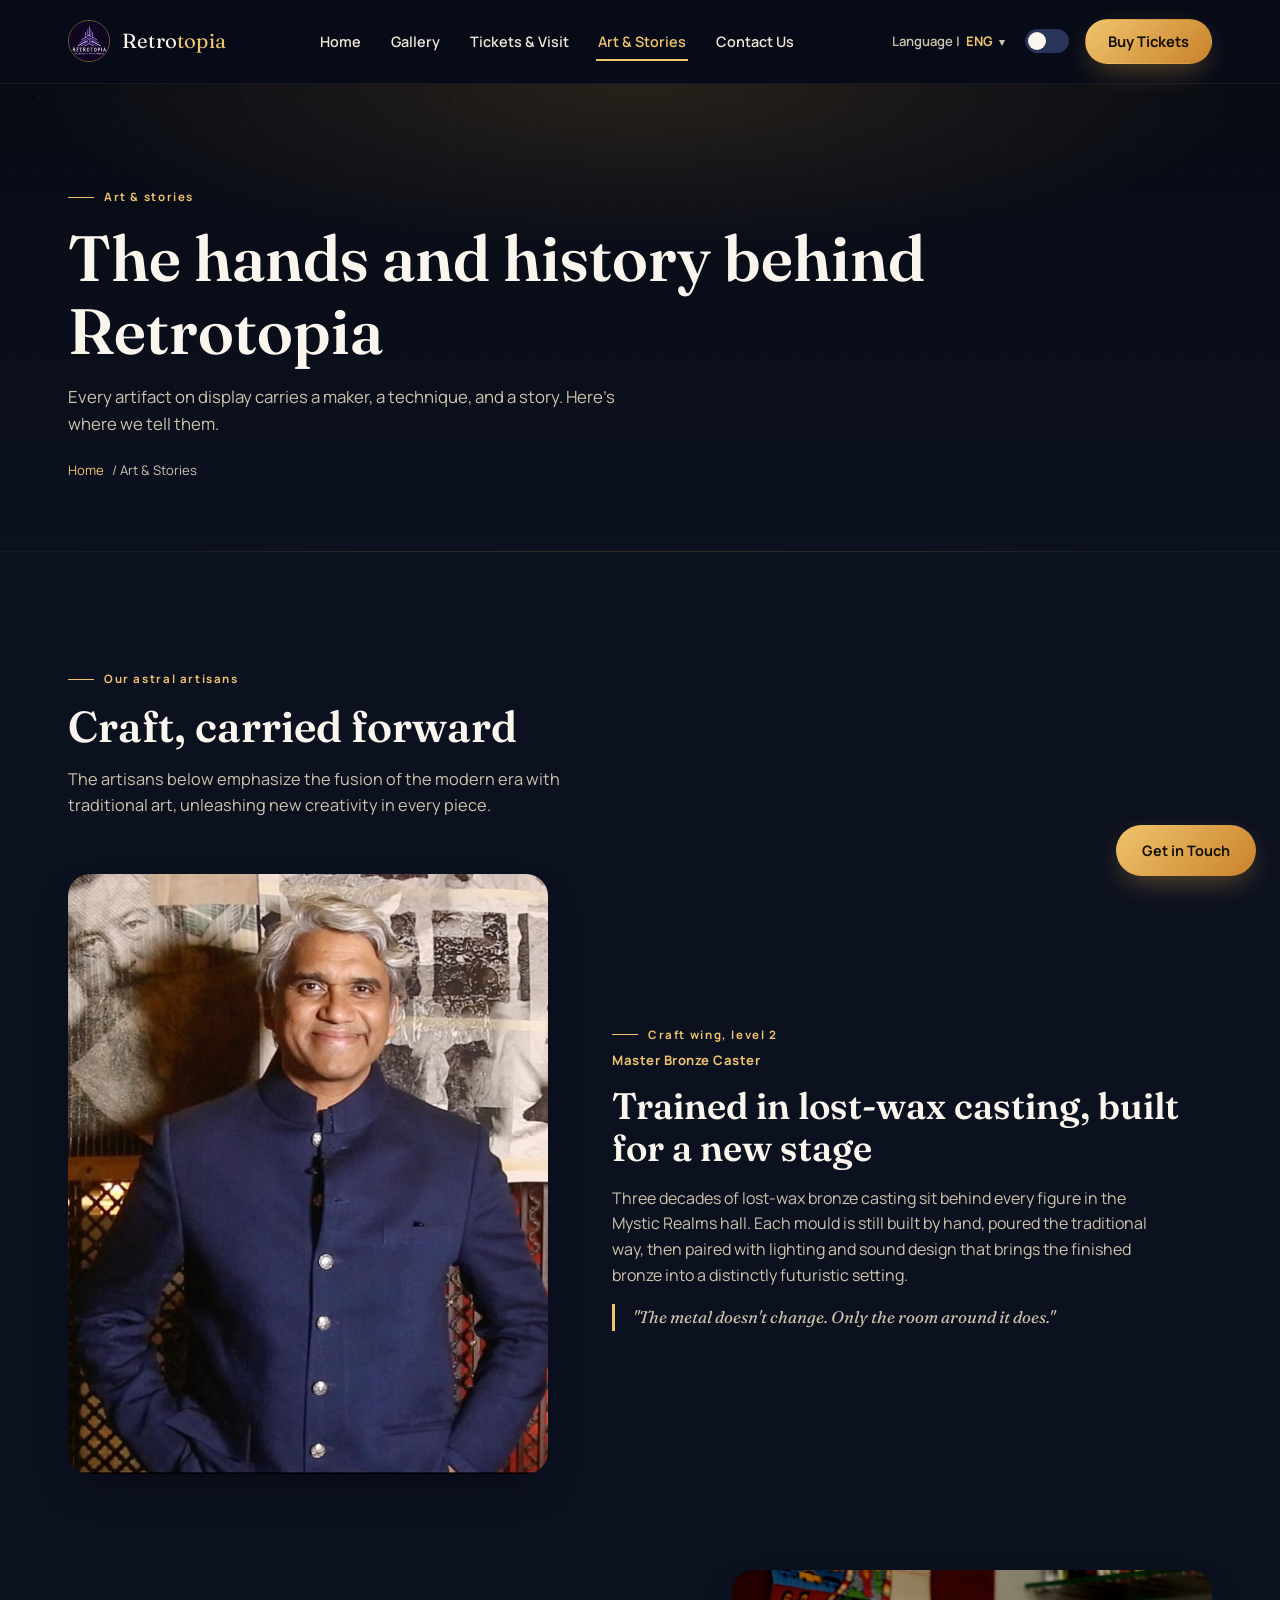
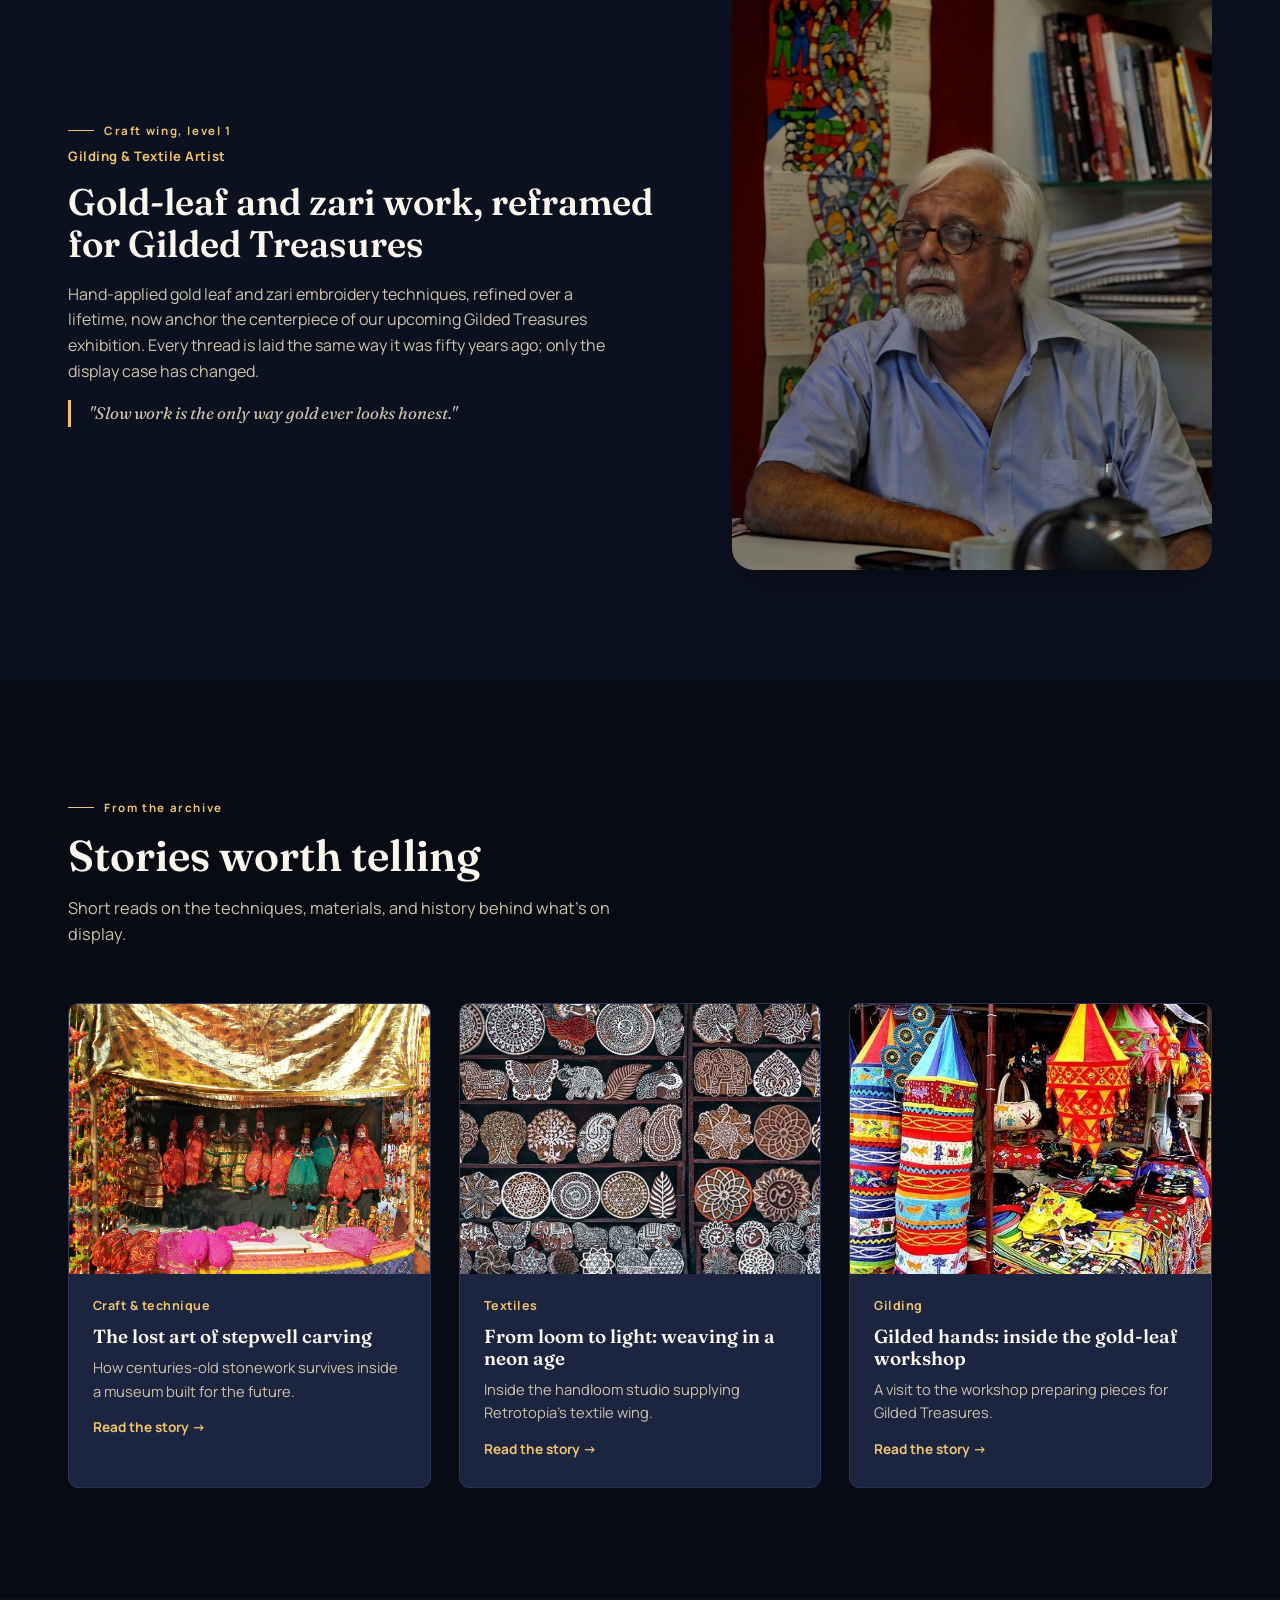
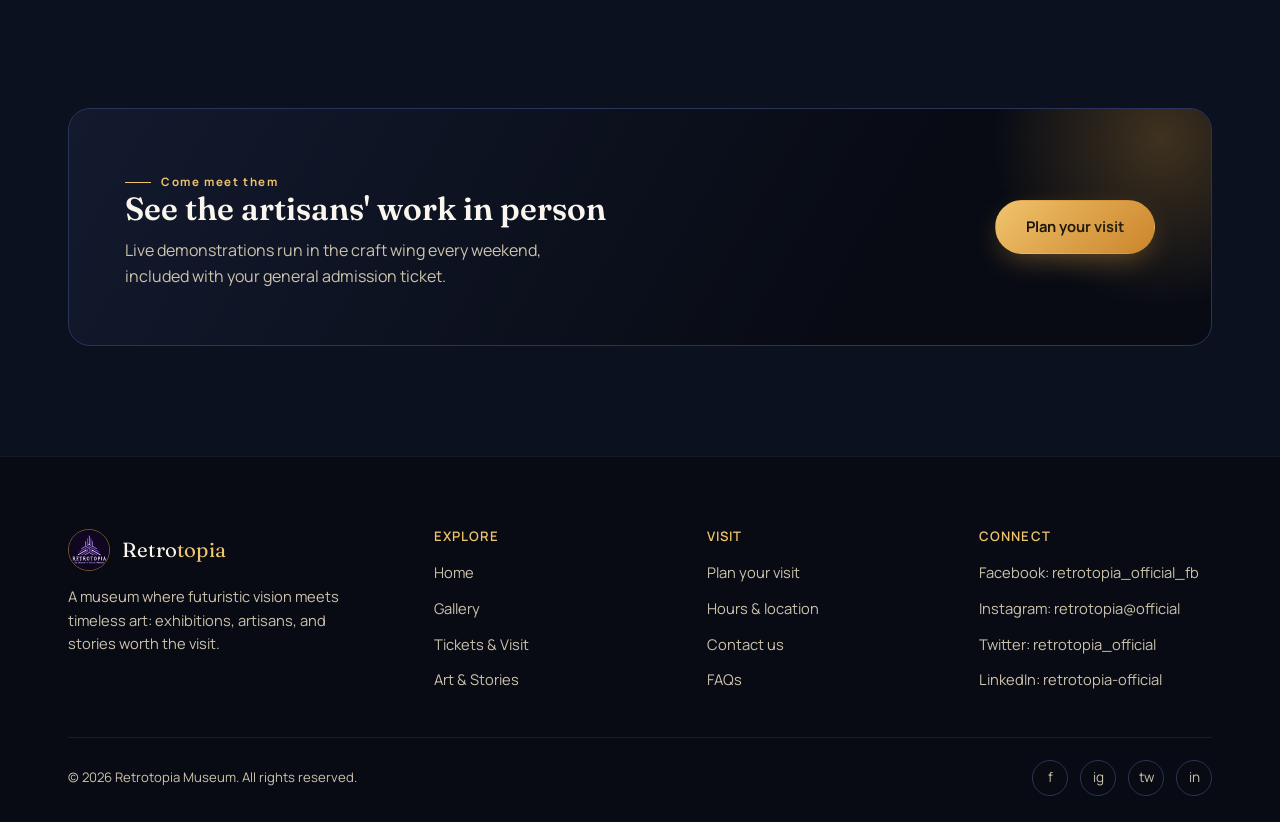
<file: artandstories.html>
<!doctype html>
<html lang="en">
  <head>
    <meta charset="UTF-8" />
    <meta name="viewport" content="width=device-width, initial-scale=1.0" />
    <title>Art & Stories | Retrotopia</title>
    <meta
      name="description"
      content="Stories of the artisans and traditions behind Retrotopia's collection."
    />
    <link rel="shortcut icon" href="logo.jpeg" type="image/x-icon" />
    <link rel="stylesheet" href="css/theme.css" />
    <script>
      /* Apply saved theme before first paint to avoid a flash of the wrong theme */
      document.documentElement.setAttribute(
        "data-theme",
        localStorage.getItem("retrotopia-theme") || "dark",
      );
    </script>
    <style>
      .profile {
        display: grid;
        grid-template-columns: 0.8fr 1fr;
        gap: clamp(28px, 5vw, 64px);
        align-items: center;
      }
      .profile + .profile {
        margin-top: clamp(56px, 8vw, 96px);
      }
      .profile.reverse {
        grid-template-columns: 1fr 0.8fr;
      }
      .profile.reverse .profile-media {
        order: 2;
      }
      .profile-media {
        position: relative;
        border-radius: var(--radius-lg);
        overflow: hidden;
        box-shadow: var(--shadow-soft);
      }
      .profile-media img {
        width: 100%;
        aspect-ratio: 4/5;
        object-fit: cover;
      }
      .profile-copy .role {
        color: var(--accent-strong);
        font-weight: 700;
        font-size: 0.82rem;
        letter-spacing: 0.04em;
        margin-top: 6px;
        display: block;
      }
      .profile-copy h2 {
        margin-top: 14px;
        font-size: clamp(1.7rem, 3vw, 2.3rem);
      }
      .profile-copy p {
        margin-top: 16px;
        color: var(--text-muted);
        max-width: 54ch;
      }
      .profile-quote {
        margin-top: 20px;
        padding-left: 18px;
        border-left: 3px solid var(--accent-strong);
        font-family: var(--font-display);
        font-style: italic;
        color: var(--ivory-100);
        font-size: 1.05rem;
      }
      @media (max-width: 820px) {
        .profile,
        .profile.reverse {
          grid-template-columns: 1fr;
        }
        .profile.reverse .profile-media {
          order: 0;
        }
      }

      .story-card .card-body {
        display: flex;
        flex-direction: column;
      }
      .story-card .read-more {
        margin-top: 14px;
        color: var(--accent-strong);
        font-weight: 700;
        font-size: 0.85rem;
        align-self: flex-start;
      }
    </style>
  </head>
  <body>
    <header class="site-header">
      <div class="container">
        <a href="index.html" class="brand">
          <img src="logo.jpeg" alt="Retrotopia logo" />
          <span class="brand-word">Retro<em>topia</em></span>
        </a>
        <nav class="main-nav" id="main-nav">
          <a href="index.html">Home</a>
          <a href="gallery.html">Gallery</a>
          <a href="tickets.html">Tickets &amp; Visit</a>
          <a href="artandstories.html">Art &amp; Stories</a>
          <a href="contactus.html">Contact Us</a>
        </nav>
        <div class="header-actions">
          <details class="lang-select">
            <summary>
              Language | <strong>ENG</strong> <span class="chev">▾</span>
            </summary>
            <div class="lang-menu">
              <button data-code="ENG">
                <img src="Languages/USA.png" alt="" />English
              </button>
              <button data-code="FRA">
                <img src="Languages/France.webp" alt="" />Français
              </button>
              <button data-code="DEU">
                <img src="Languages/Germany.png" alt="" />Deutsch
              </button>
              <button data-code="ESP">
                <img src="Languages/Spain.webp" alt="" />Español
              </button>
            </div>
          </details>
          <button
            class="switch"
            data-mode-toggle
            aria-pressed="false"
            aria-label="Toggle light and dark mode"
          ></button>
          <a
            href="tickets.html"
            class="btn btn-primary"
            style="padding: 10px 22px"
            >Buy Tickets</a
          >
          <button class="nav-toggle" aria-expanded="false" aria-label="Menu">
            <span></span><span></span><span></span>
          </button>
        </div>
      </div>
    </header>

    <main>
      <section class="page-banner">
        <div class="container">
          <span class="eyebrow">Art &amp; stories</span>
          <h1>The hands and history behind Retrotopia</h1>
          <p>
            Every artifact on display carries a maker, a technique, and a story.
            Here's where we tell them.
          </p>
          <div class="crumb">
            <a href="index.html">Home</a> / Art &amp; Stories
          </div>
        </div>
      </section>

      <!-- ============ ARTISAN PROFILES ============ -->
      <section class="section">
        <div class="container">
          <div class="section-head">
            <span class="eyebrow">Our astral artisans</span>
            <h2>Craft, carried forward</h2>
            <p>
              The artisans below emphasize the fusion of the modern era with
              traditional art, unleashing new creativity in every piece.
            </p>
          </div>

          <div class="profile reveal">
            <div class="profile-media">
              <img
                src="Artisan/Artisan-1new.jpg"
                alt="Bronze casting artisan at work"
              />
            </div>
            <div class="profile-copy">
              <span class="eyebrow" style="margin: 0">Craft wing, level 2</span>
              <span class="role">Master Bronze Caster</span>
              <h2>Trained in lost-wax casting, built for a new stage</h2>
              <p>
                Three decades of lost-wax bronze casting sit behind every figure
                in the Mystic Realms hall. Each mould is still built by hand,
                poured the traditional way, then paired with lighting and sound
                design that brings the finished bronze into a distinctly
                futuristic setting.
              </p>
              <p class="profile-quote">
                "The metal doesn't change. Only the room around it does."
              </p>
            </div>
          </div>

          <div class="profile reverse reveal">
            <div class="profile-media">
              <img
                src="Artisan/Artisan-3.webp"
                alt="Gilding and textile artisan at work"
              />
            </div>
            <div class="profile-copy">
              <span class="eyebrow" style="margin: 0">Craft wing, level 1</span>
              <span class="role">Gilding &amp; Textile Artist</span>
              <h2>Gold-leaf and zari work, reframed for Gilded Treasures</h2>
              <p>
                Hand-applied gold leaf and zari embroidery techniques, refined
                over a lifetime, now anchor the centerpiece of our upcoming
                Gilded Treasures exhibition. Every thread is laid the same way
                it was fifty years ago; only the display case has changed.
              </p>
              <p class="profile-quote">
                "Slow work is the only way gold ever looks honest."
              </p>
            </div>
          </div>
        </div>
      </section>

      <!-- ============ STORIES ============ -->
      <section class="section alt">
        <div class="container">
          <div class="section-head">
            <span class="eyebrow">From the archive</span>
            <h2>Stories worth telling</h2>
            <p>
              Short reads on the techniques, materials, and history behind
              what's on display.
            </p>
          </div>

          <div class="grid grid-3">
            <div class="card story-card reveal">
              <div class="card-media">
                <img
                  src="Our Gallery/Img-5.jpg"
                  alt="Stepwell carving detail"
                />
              </div>
              <div class="card-body">
                <span class="card-meta">Craft &amp; technique</span>
                <h3>The lost art of stepwell carving</h3>
                <p>
                  How centuries-old stonework survives inside a museum built for
                  the future.
                </p>
                <a href="#" class="read-more">Read the story →</a>
              </div>
            </div>

            <div class="card story-card reveal">
              <div class="card-media">
                <img
                  src="Our Gallery/Img-6.jpg"
                  alt="Handloom textile detail"
                />
              </div>
              <div class="card-body">
                <span class="card-meta">Textiles</span>
                <h3>From loom to light: weaving in a neon age</h3>
                <p>
                  Inside the handloom studio supplying Retrotopia's textile
                  wing.
                </p>
                <a href="#" class="read-more">Read the story →</a>
              </div>
            </div>

            <div class="card story-card reveal">
              <div class="card-media">
                <img
                  src="Our Gallery/Img-10.jpg"
                  alt="Gold leaf workshop detail"
                />
              </div>
              <div class="card-body">
                <span class="card-meta">Gilding</span>
                <h3>Gilded hands: inside the gold-leaf workshop</h3>
                <p>
                  A visit to the workshop preparing pieces for Gilded Treasures.
                </p>
                <a href="#" class="read-more">Read the story →</a>
              </div>
            </div>
          </div>
        </div>
      </section>

      <section class="section">
        <div class="container">
          <div class="newsletter reveal">
            <div class="newsletter-copy">
              <span class="eyebrow">Come meet them</span>
              <h3>See the artisans' work in person</h3>
              <p>
                Live demonstrations run in the craft wing every weekend,
                included with your general admission ticket.
              </p>
            </div>
            <a href="tickets.html" class="btn btn-primary">Plan your visit</a>
          </div>
        </div>
      </section>
    </main>

    <a
      href="contactus.html"
      class="floating-btn"
      style="
        position: fixed;
        bottom: 24px;
        right: 24px;
        z-index: 90;
        background: linear-gradient(135deg, var(--gold-400), var(--gold-600));
        color: var(--on-accent);
        font-weight: 700;
        font-size: 0.9rem;
        padding: 14px 26px;
        border-radius: 999px;
        box-shadow: var(--shadow-gold);
      "
      >Get in Touch</a
    >
    <button class="to-top" aria-label="Back to top">↑</button>

    <footer class="site-footer">
      <div class="container">
        <div class="footer-top">
          <div class="footer-brand">
            <a href="index.html" class="brand">
              <img src="logo.jpeg" alt="Retrotopia logo" />
              <span class="brand-word">Retro<em>topia</em></span>
            </a>
            <p>
              A museum where futuristic vision meets timeless art: exhibitions,
              artisans, and stories worth the visit.
            </p>
          </div>
          <div class="footer-col">
            <h4>Explore</h4>
            <ul>
              <li><a href="index.html">Home</a></li>
              <li><a href="gallery.html">Gallery</a></li>
              <li><a href="tickets.html">Tickets &amp; Visit</a></li>
              <li><a href="artandstories.html">Art &amp; Stories</a></li>
            </ul>
          </div>
          <div class="footer-col">
            <h4>Visit</h4>
            <ul>
              <li><a href="tickets.html">Plan your visit</a></li>
              <li><a href="tickets.html#hours">Hours &amp; location</a></li>
              <li><a href="contactus.html">Contact us</a></li>
              <li><a href="contactus.html#faq">FAQs</a></li>
            </ul>
          </div>
          <div class="footer-col">
            <h4>Connect</h4>
            <ul>
              <li><a href="#!">Facebook: retrotopia_official_fb</a></li>
              <li><a href="#!">Instagram: retrotopia@official</a></li>
              <li><a href="#!">Twitter: retrotopia_official</a></li>
              <li><a href="#!">LinkedIn: retrotopia-official</a></li>
            </ul>
          </div>
        </div>
        <div class="footer-bottom">
          <span
            >© <span data-year></span> Retrotopia Museum. All rights
            reserved.</span
          >
          <div class="social-row">
            <a href="#!" aria-label="Facebook">f</a>
            <a href="#!" aria-label="Instagram">ig</a>
            <a href="#!" aria-label="Twitter">tw</a>
            <a href="#!" aria-label="LinkedIn">in</a>
          </div>
        </div>
      </div>
    </footer>

    <script src="js/main.js"></script>
  </body>
</html>
</file>
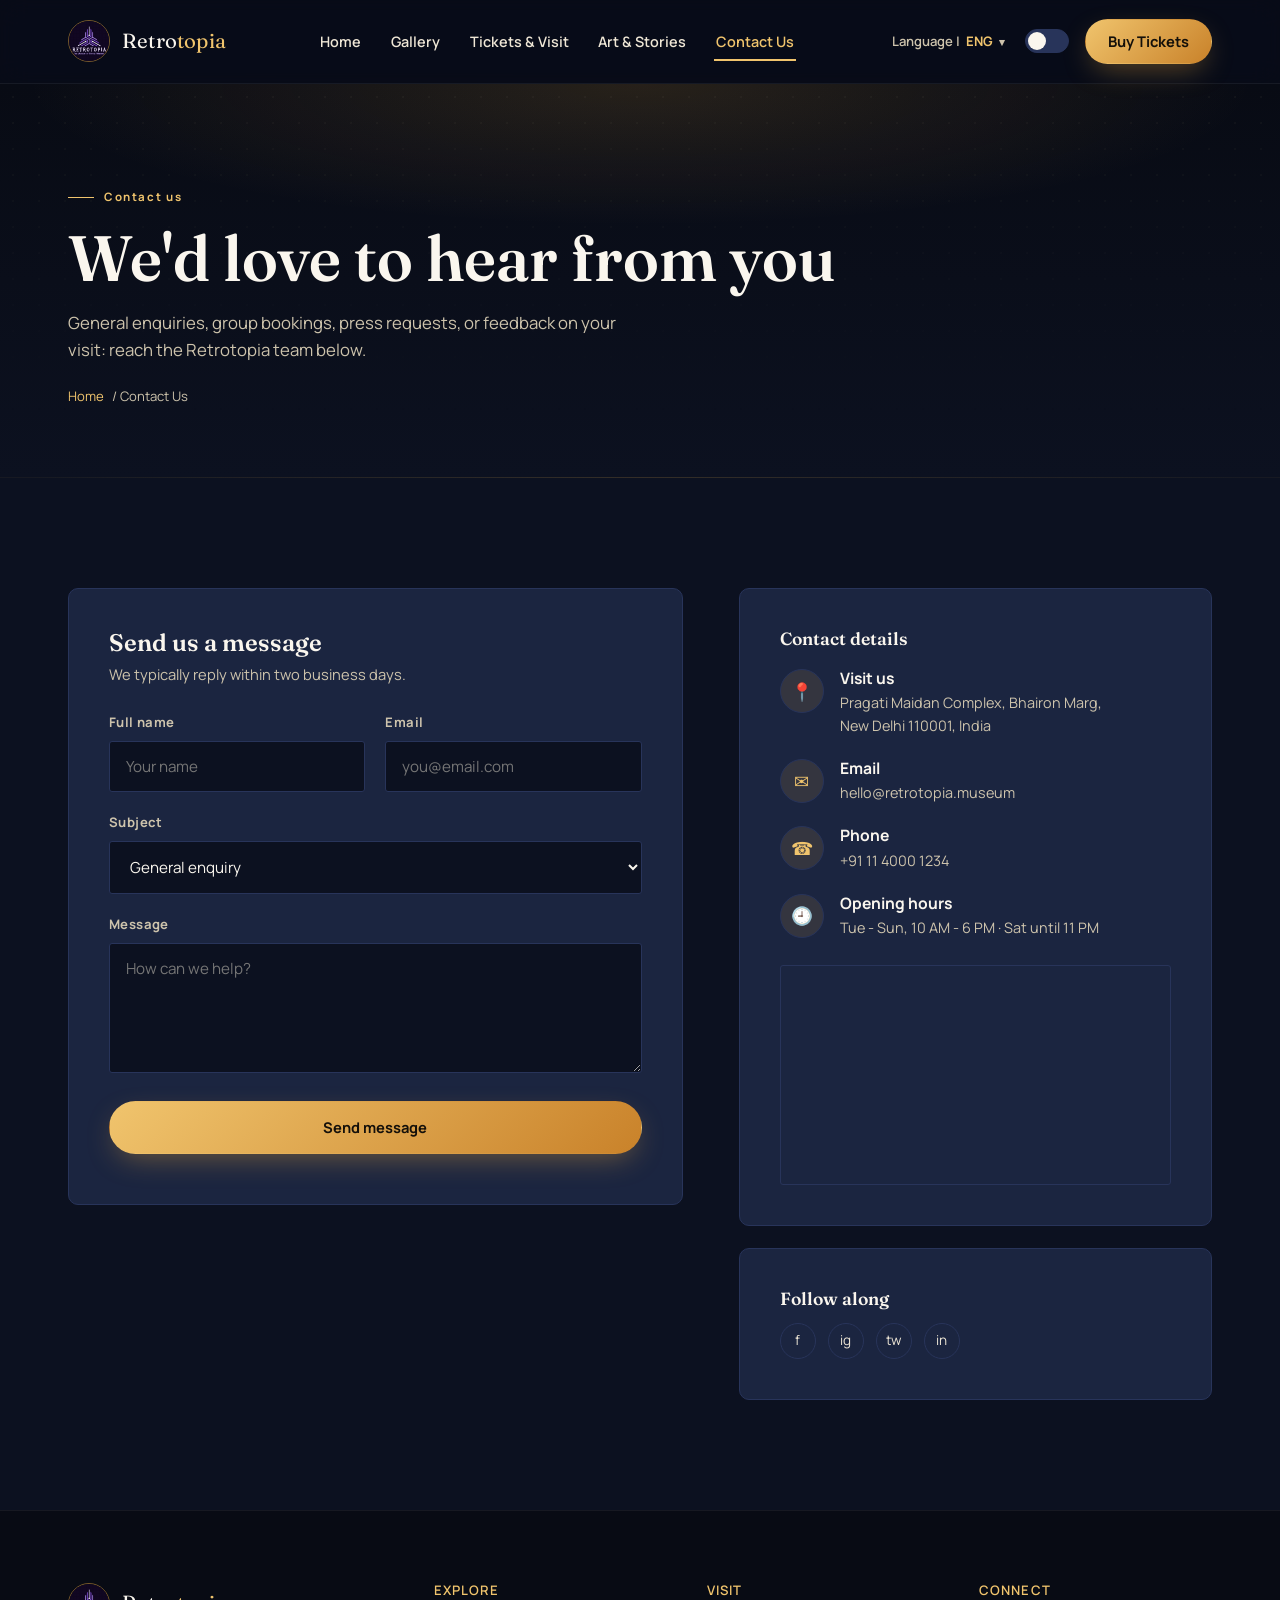
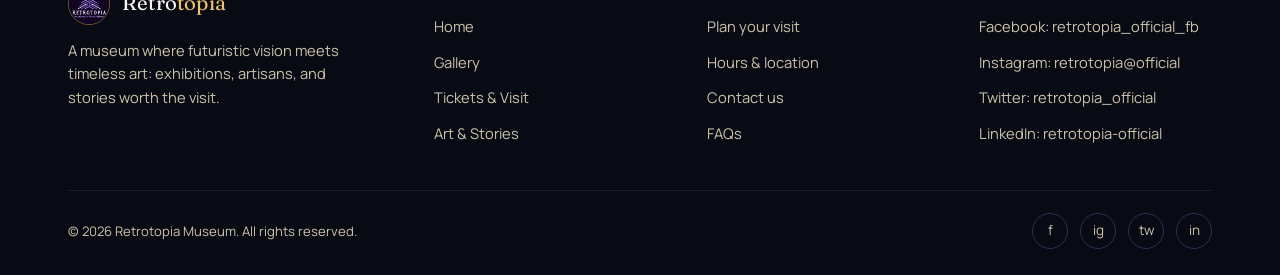
<file: contactus.html>
<!doctype html>
<html lang="en">
  <head>
    <meta charset="UTF-8" />
    <meta name="viewport" content="width=device-width, initial-scale=1.0" />
    <title>Contact Us | Retrotopia</title>
    <meta
      name="description"
      content="Get in touch with the Retrotopia team: general enquiries, group visits, and press."
    />
    <link rel="shortcut icon" href="logo.jpeg" type="image/x-icon" />
    <link rel="stylesheet" href="css/theme.css" />
    <script>
      /* Apply saved theme before first paint to avoid a flash of the wrong theme */
      document.documentElement.setAttribute(
        "data-theme",
        localStorage.getItem("retrotopia-theme") || "dark",
      );
    </script>
    <style>
      .contact-layout {
        display: grid;
        grid-template-columns: 1.3fr 1fr;
        gap: clamp(28px, 5vw, 56px);
        align-items: start;
      }
      @media (max-width: 960px) {
        .contact-layout {
          grid-template-columns: 1fr;
        }
      }
      .contact-card {
        background: var(--surface);
        border: 1px solid var(--border);
        border-radius: var(--radius-md);
        padding: clamp(26px, 4vw, 40px);
      }
      .row-2 {
        display: grid;
        grid-template-columns: 1fr 1fr;
        gap: 20px;
      }
      @media (max-width: 560px) {
        .row-2 {
          grid-template-columns: 1fr;
        }
      }
      .info-list {
        display: flex;
        flex-direction: column;
        gap: 22px;
      }
      .info-item {
        display: flex;
        gap: 16px;
        align-items: flex-start;
      }
      .info-icon {
        width: 44px;
        height: 44px;
        border-radius: 50%;
        flex-shrink: 0;
        background: rgba(227, 165, 63, 0.12);
        border: 1px solid var(--border);
        display: flex;
        align-items: center;
        justify-content: center;
        font-size: 1.1rem;
        color: var(--accent-strong);
      }
      .info-item h4 {
        font-size: 0.98rem;
        margin-bottom: 4px;
        color: var(--ivory-100);
        font-family: var(--font-body);
        font-weight: 700;
      }
      .info-item p {
        color: var(--text-muted);
        font-size: 0.9rem;
      }
      .info-item a {
        color: var(--text-muted);
      }
      .info-item a:hover {
        color: var(--accent-strong);
      }

      /* ===== real embedded Google Map (replaces the old CSS placeholder) ===== */
      .map-embed {
        height: 220px;
        border-radius: var(--radius-sm);
        margin-top: 26px;
        border: 1px solid var(--border);
        overflow: hidden;
      }
      .map-embed iframe {
        width: 100%;
        height: 100%;
        border: 0;
        display: block;
        filter: saturate(0.9);
      }
    </style>
  </head>
  <body>
    <header class="site-header">
      <div class="container">
        <a href="index.html" class="brand">
          <img src="logo.jpeg" alt="Retrotopia logo" />
          <span class="brand-word">Retro<em>topia</em></span>
        </a>
        <nav class="main-nav" id="main-nav">
          <a href="index.html">Home</a>
          <a href="gallery.html">Gallery</a>
          <a href="tickets.html">Tickets &amp; Visit</a>
          <a href="artandstories.html">Art &amp; Stories</a>
          <a href="contactus.html">Contact Us</a>
        </nav>
        <div class="header-actions">
          <details class="lang-select">
            <summary>
              Language | <strong>ENG</strong> <span class="chev">▾</span>
            </summary>
            <div class="lang-menu">
              <button data-code="ENG">
                <img src="Languages/USA.png" alt="" />English
              </button>
              <button data-code="FRA">
                <img src="Languages/France.webp" alt="" />Français
              </button>
              <button data-code="DEU">
                <img src="Languages/Germany.png" alt="" />Deutsch
              </button>
              <button data-code="ESP">
                <img src="Languages/Spain.webp" alt="" />Español
              </button>
            </div>
          </details>
          <button
            class="switch"
            data-mode-toggle
            aria-pressed="false"
            aria-label="Toggle light and dark mode"
          ></button>
          <a
            href="tickets.html"
            class="btn btn-primary"
            style="padding: 10px 22px"
            >Buy Tickets</a
          >
          <button class="nav-toggle" aria-expanded="false" aria-label="Menu">
            <span></span><span></span><span></span>
          </button>
        </div>
      </div>
    </header>

    <main>
      <section class="page-banner">
        <div class="container">
          <span class="eyebrow">Contact us</span>
          <h1>We'd love to hear from you</h1>
          <p>
            General enquiries, group bookings, press requests, or feedback on
            your visit: reach the Retrotopia team below.
          </p>
          <div class="crumb"><a href="index.html">Home</a> / Contact Us</div>
        </div>
      </section>

      <section class="section">
        <div class="container">
          <div class="contact-layout">
            <div class="contact-card reveal">
              <h2 style="font-size: 1.5rem; margin-bottom: 6px">
                Send us a message
              </h2>
              <p
                style="
                  color: var(--text-muted);
                  margin-bottom: 26px;
                  font-size: 0.92rem;
                "
              >
                We typically reply within two business days.
              </p>
              <form
                data-demo-form
                data-success-message="Thanks for reaching out, we'll reply within two business days."
              >
                <div class="row-2">
                  <div class="field">
                    <label for="name">Full name</label>
                    <input
                      id="name"
                      type="text"
                      required
                      placeholder="Your name"
                    />
                  </div>
                  <div class="field">
                    <label for="email">Email</label>
                    <input
                      id="email"
                      type="email"
                      required
                      placeholder="you@email.com"
                    />
                  </div>
                </div>
                <div class="field">
                  <label for="subject">Subject</label>
                  <select id="subject">
                    <option>General enquiry</option>
                    <option>Group or school visit</option>
                    <option>Membership</option>
                    <option>Press &amp; media</option>
                    <option>Feedback</option>
                  </select>
                </div>
                <div class="field">
                  <label for="message">Message</label>
                  <textarea
                    id="message"
                    required
                    placeholder="How can we help?"
                  ></textarea>
                </div>
                <button type="submit" class="btn btn-primary btn-block">
                  Send message
                </button>
                <p class="form-note"></p>
              </form>
            </div>

            <div class="reveal">
              <div class="contact-card">
                <h3 style="font-size: 1.1rem; margin-bottom: 20px">
                  Contact details
                </h3>
                <div class="info-list">
                  <div class="info-item">
                    <span class="info-icon">📍</span>
                    <div>
                      <h4>Visit us</h4>
                      <p>
                        Pragati Maidan Complex, Bhairon Marg,<br />New Delhi
                        110001, India
                      </p>
                    </div>
                  </div>
                  <div class="info-item">
                    <span class="info-icon">✉</span>
                    <div>
                      <h4>Email</h4>
                      <p>
                        <a href="mailto:hello@retrotopia.museum"
                          >hello@retrotopia.museum</a
                        >
                      </p>
                    </div>
                  </div>
                  <div class="info-item">
                    <span class="info-icon">☎</span>
                    <div>
                      <h4>Phone</h4>
                      <p><a href="tel:+911140001234">+91 11 4000 1234</a></p>
                    </div>
                  </div>
                  <div class="info-item">
                    <span class="info-icon">🕘</span>
                    <div>
                      <h4>Opening hours</h4>
                      <p>Tue - Sun, 10 AM - 6 PM · Sat until 11 PM</p>
                    </div>
                  </div>
                </div>

                <!-- ===== Google Map embed ===== -->
                <div class="map-embed">
                  <iframe
                    src="https://www.google.com/maps?q=Pragati+Maidan+Complex,+Bhairon+Marg,+New+Delhi+110001&output=embed"
                    loading="lazy"
                    referrerpolicy="no-referrer-when-downgrade"
                    allowfullscreen
                    title="Retrotopia Museum location on Google Maps"
                  >
                  </iframe>
                </div>
              </div>

              <div class="contact-card" style="margin-top: 22px">
                <h3 style="font-size: 1.1rem; margin-bottom: 14px">
                  Follow along
                </h3>
                <div class="social-row">
                  <a href="#!" aria-label="Facebook">f</a>
                  <a href="#!" aria-label="Instagram">ig</a>
                  <a href="#!" aria-label="Twitter">tw</a>
                  <a href="#!" aria-label="LinkedIn">in</a>
                </div>
              </div>
            </div>
          </div>
        </div>
      </section>
    </main>

    <button class="to-top" aria-label="Back to top">↑</button>

    <footer class="site-footer">
      <div class="container">
        <div class="footer-top">
          <div class="footer-brand">
            <a href="index.html" class="brand">
              <img src="logo.jpeg" alt="Retrotopia logo" />
              <span class="brand-word">Retro<em>topia</em></span>
            </a>
            <p>
              A museum where futuristic vision meets timeless art: exhibitions,
              artisans, and stories worth the visit.
            </p>
          </div>
          <div class="footer-col">
            <h4>Explore</h4>
            <ul>
              <li><a href="index.html">Home</a></li>
              <li><a href="gallery.html">Gallery</a></li>
              <li><a href="tickets.html">Tickets &amp; Visit</a></li>
              <li><a href="artandstories.html">Art &amp; Stories</a></li>
            </ul>
          </div>
          <div class="footer-col">
            <h4>Visit</h4>
            <ul>
              <li><a href="tickets.html">Plan your visit</a></li>
              <li><a href="tickets.html#hours">Hours &amp; location</a></li>
              <li><a href="contactus.html">Contact us</a></li>
              <li><a href="tickets.html#faq">FAQs</a></li>
            </ul>
          </div>
          <div class="footer-col">
            <h4>Connect</h4>
            <ul>
              <li><a href="#!">Facebook: retrotopia_official_fb</a></li>
              <li><a href="#!">Instagram: retrotopia@official</a></li>
              <li><a href="#!">Twitter: retrotopia_official</a></li>
              <li><a href="#!">LinkedIn: retrotopia-official</a></li>
            </ul>
          </div>
        </div>
        <div class="footer-bottom">
          <span
            >© <span data-year></span> Retrotopia Museum. All rights
            reserved.</span
          >
          <div class="social-row">
            <a href="#!" aria-label="Facebook">f</a>
            <a href="#!" aria-label="Instagram">ig</a>
            <a href="#!" aria-label="Twitter">tw</a>
            <a href="#!" aria-label="LinkedIn">in</a>
          </div>
        </div>
      </div>
    </footer>

    <script src="js/main.js"></script>
  </body>
</html>
</file>
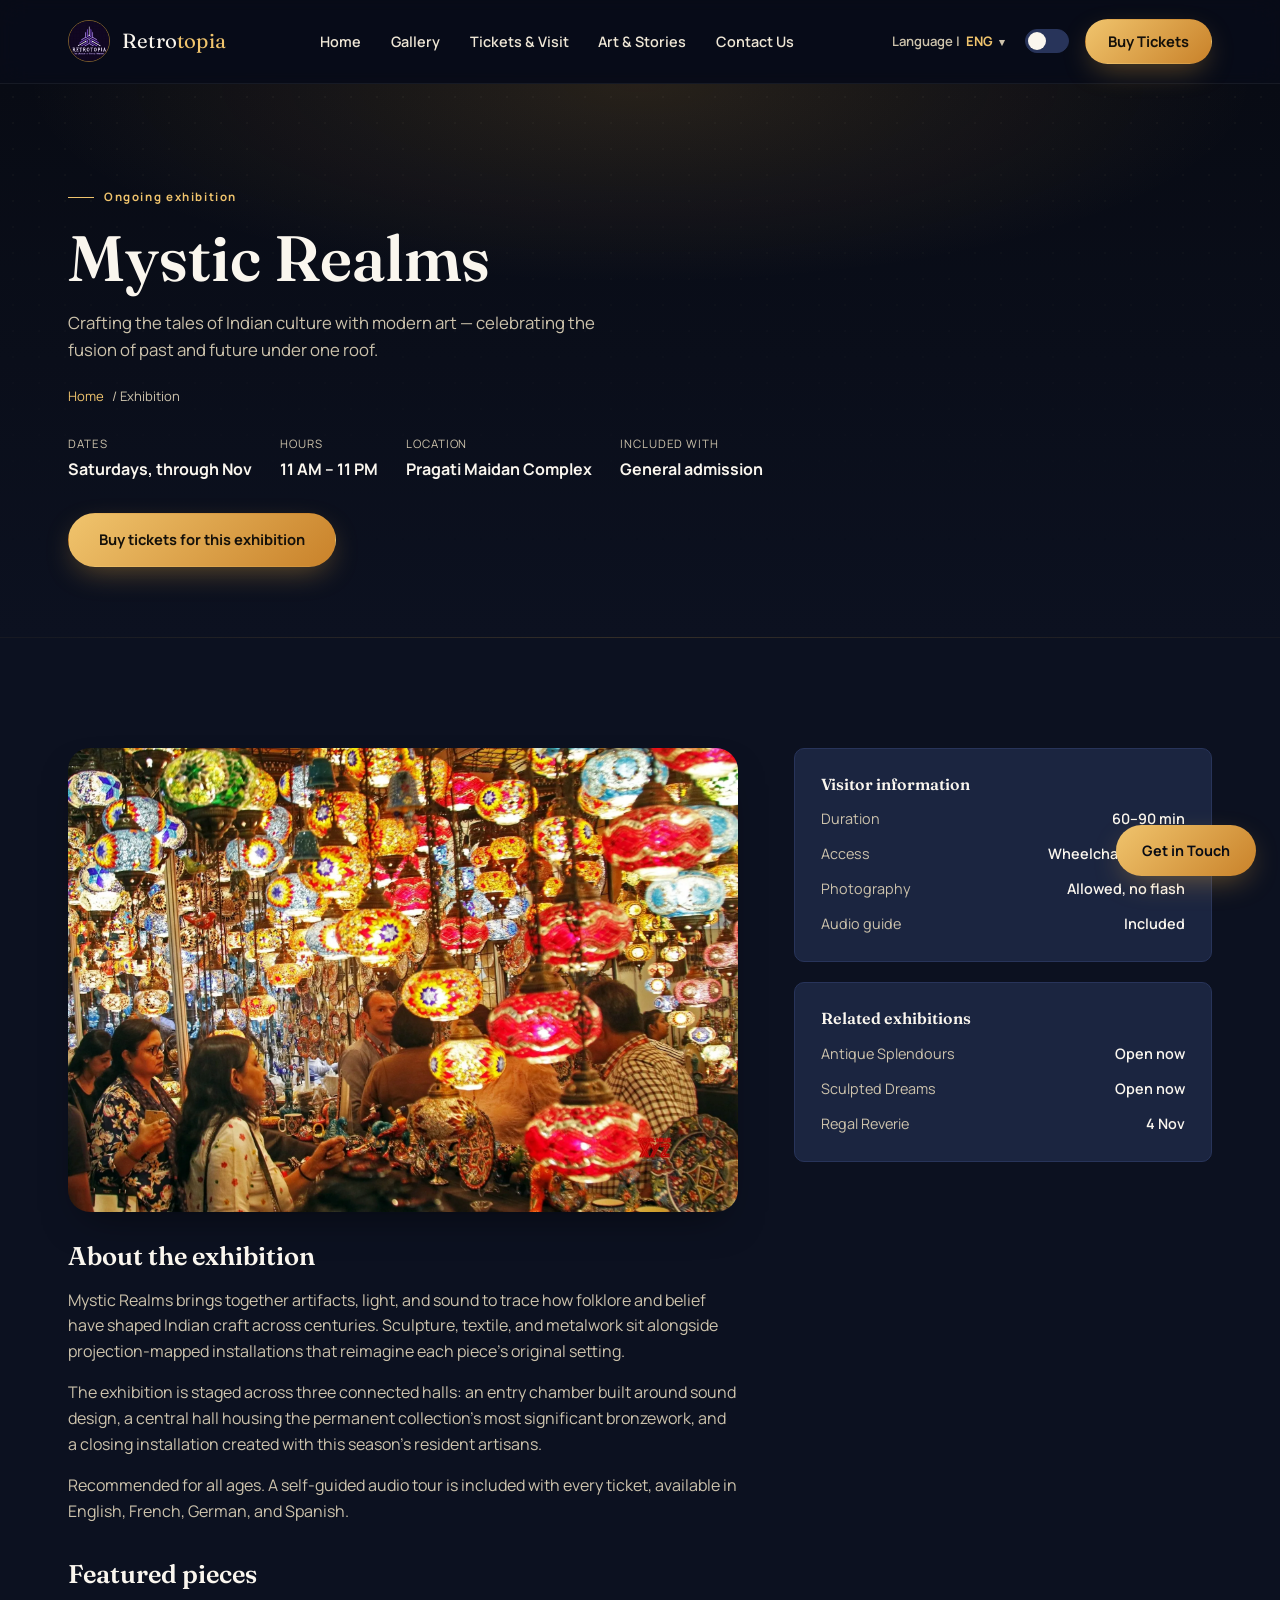
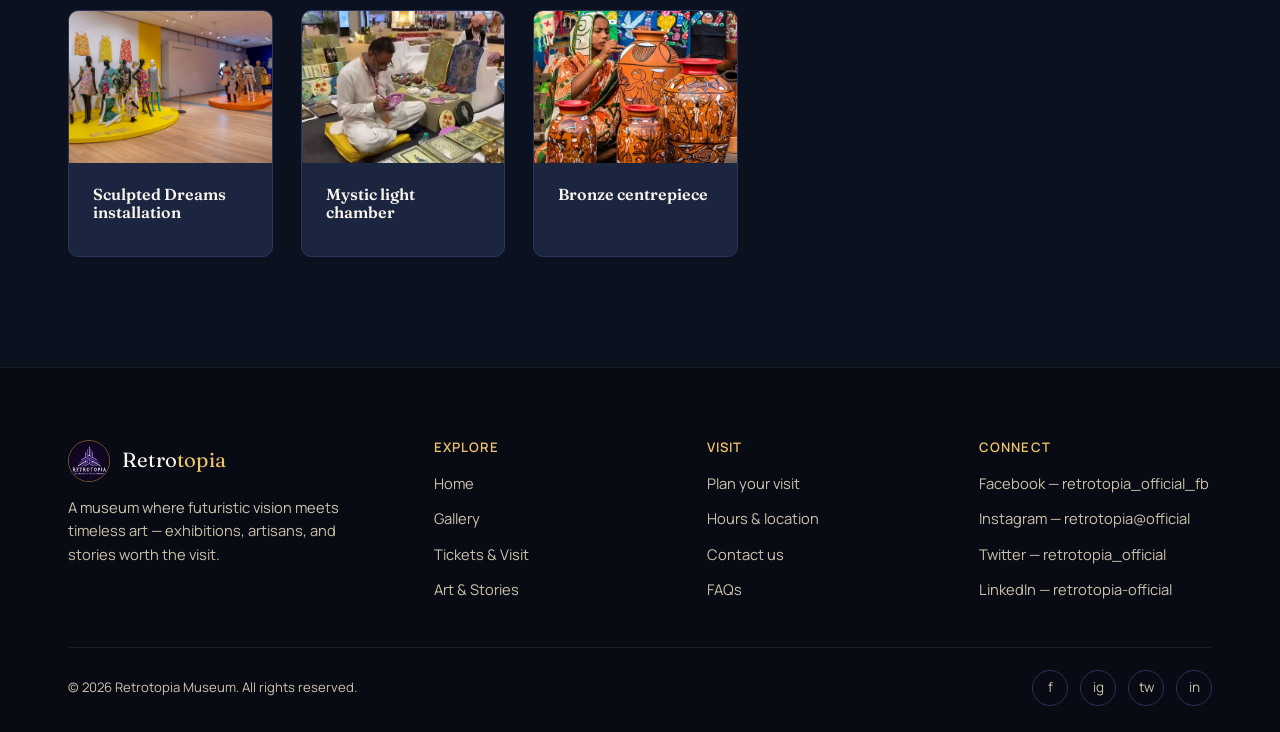
<file: page.html>
<!DOCTYPE html>
<html lang="en">
<head>
<meta charset="UTF-8" />
<meta name="viewport" content="width=device-width, initial-scale=1.0" />
<title>Mystic Realms | Retrotopia</title>
<meta name="description" content="Mystic Realms — an immersive exhibition at Retrotopia, open now at the Pragati Maidan Complex." />
<link rel="shortcut icon" href="logo.jpeg" type="image/x-icon" />
<link rel="stylesheet" href="css/theme.css" />
<style>
  .exhib-meta{display:flex;flex-wrap:wrap;gap:28px;margin-top:28px;}
  .exhib-meta div{display:flex;flex-direction:column;gap:4px;}
  .exhib-meta span.label{font-size:.72rem;letter-spacing:.08em;color:var(--text-muted);text-transform:uppercase;}
  .exhib-meta span.value{font-weight:700;color:var(--ivory-100);}

  .exhib-layout{display:grid;grid-template-columns:1.6fr 1fr;gap:clamp(28px,5vw,56px);align-items:start;}
  @media (max-width:960px){ .exhib-layout{grid-template-columns:1fr;} }
  .exhib-body p{color:var(--text-muted);margin-bottom:16px;max-width:70ch;}
  .exhib-body p:last-child{margin-bottom:0;}

  .sidebar-card{background:var(--surface);border:1px solid var(--border);border-radius:var(--radius-md);padding:26px;}
  .sidebar-card + .sidebar-card{margin-top:20px;}
  .sidebar-card h4{font-size:1rem;margin-bottom:14px;}
  .sidebar-list{display:flex;flex-direction:column;gap:12px;font-size:.9rem;}
  .sidebar-list div{display:flex;justify-content:space-between;color:var(--text-muted);}
  .sidebar-list span:last-child{color:var(--ivory-100);font-weight:600;}
</style>
</head>
<body>

<header class="site-header">
  <div class="container">
    <a href="index.html" class="brand">
      <img src="logo.jpeg" alt="Retrotopia logo" />
      <span class="brand-word">Retro<em>topia</em></span>
    </a>
    <nav class="main-nav" id="main-nav">
      <a href="index.html">Home</a>
      <a href="gallery.html">Gallery</a>
      <a href="tickets.html">Tickets &amp; Visit</a>
      <a href="artandstories.html">Art &amp; Stories</a>
      <a href="contactus.html">Contact Us</a>
    </nav>
    <div class="header-actions">
      <details class="lang-select">
        <summary>Language | <strong>ENG</strong> <span class="chev">▾</span></summary>
        <div class="lang-menu">
          <button data-code="ENG"><img src="Languages/USA.png" alt="">English</button>
          <button data-code="FRA"><img src="Languages/France.webp" alt="">Français</button>
          <button data-code="DEU"><img src="Languages/Germany.png" alt="">Deutsch</button>
          <button data-code="ESP"><img src="Languages/Spain.webp" alt="">Español</button>
        </div>
      </details>
      <button class="switch" data-mode-toggle aria-pressed="false" aria-label="Toggle high-contrast display mode"></button>
      <a href="tickets.html" class="btn btn-primary" style="padding:10px 22px;">Buy Tickets</a>
      <button class="nav-toggle" aria-expanded="false" aria-label="Menu"><span></span><span></span><span></span></button>
    </div>
  </div>
</header>

<main>
  <section class="page-banner">
    <div class="container">
      <span class="eyebrow">Ongoing exhibition</span>
      <h1>Mystic Realms</h1>
      <p>Crafting the tales of Indian culture with modern art — celebrating the fusion of past and future under one roof.</p>
      <div class="crumb"><a href="index.html">Home</a> / Exhibition</div>

      <div class="exhib-meta">
        <div><span class="label">Dates</span><span class="value">Saturdays, through Nov</span></div>
        <div><span class="label">Hours</span><span class="value">11 AM – 11 PM</span></div>
        <div><span class="label">Location</span><span class="value">Pragati Maidan Complex</span></div>
        <div><span class="label">Included with</span><span class="value">General admission</span></div>
      </div>

      <a href="tickets.html" class="btn btn-primary" style="margin-top:30px;">Buy tickets for this exhibition</a>
    </div>
  </section>

  <section class="section">
    <div class="container exhib-layout">
      <div class="exhib-body reveal">
        <img src="Ongoing Exhib/Artifact-1.webp" alt="Mystic Realms centrepiece artifact" style="border-radius:var(--radius-lg);margin-bottom:30px;box-shadow:var(--shadow-soft);" />

        <h2 style="font-size:1.6rem;margin-bottom:16px;">About the exhibition</h2>
        <p>Mystic Realms brings together artifacts, light, and sound to trace how folklore and belief have shaped Indian craft across centuries. Sculpture, textile, and metalwork sit alongside projection-mapped installations that reimagine each piece's original setting.</p>
        <p>The exhibition is staged across three connected halls: an entry chamber built around sound design, a central hall housing the permanent collection's most significant bronzework, and a closing installation created with this season's resident artisans.</p>
        <p>Recommended for all ages. A self-guided audio tour is included with every ticket, available in English, French, German, and Spanish.</p>

        <h2 style="font-size:1.6rem;margin:36px 0 20px;">Featured pieces</h2>
        <div class="grid grid-3">
          <div class="card reveal">
            <div class="card-media"><img src="Our Gallery/Img-3.jpg" alt="Featured sculpture" /></div>
            <div class="card-body"><h3 style="font-size:1rem;">Sculpted Dreams installation</h3></div>
          </div>
          <div class="card reveal">
            <div class="card-media"><img src="Our Gallery/Img-7.avif" alt="Light installation" /></div>
            <div class="card-body"><h3 style="font-size:1rem;">Mystic light chamber</h3></div>
          </div>
          <div class="card reveal">
            <div class="card-media"><img src="Ongoing Exhib/Artifact-3.webp" alt="Bronze centrepiece" /></div>
            <div class="card-body"><h3 style="font-size:1rem;">Bronze centrepiece</h3></div>
          </div>
        </div>
      </div>

      <aside class="reveal">
        <div class="sidebar-card">
          <h4>Visitor information</h4>
          <div class="sidebar-list">
            <div><span>Duration</span><span>60–90 min</span></div>
            <div><span>Access</span><span>Wheelchair friendly</span></div>
            <div><span>Photography</span><span>Allowed, no flash</span></div>
            <div><span>Audio guide</span><span>Included</span></div>
          </div>
        </div>
        <div class="sidebar-card">
          <h4>Related exhibitions</h4>
          <div class="sidebar-list">
            <div><span>Antique Splendours</span><span>Open now</span></div>
            <div><span>Sculpted Dreams</span><span>Open now</span></div>
            <div><span>Regal Reverie</span><span>4 Nov</span></div>
          </div>
        </div>
      </aside>
    </div>
  </section>
</main>

<a href="contactus.html" class="floating-btn" style="
  position:fixed;bottom:24px;right:24px;z-index:90;
  background:linear-gradient(135deg,var(--gold-400),var(--gold-600));
  color:var(--navy-950);font-weight:700;font-size:.9rem;
  padding:14px 26px;border-radius:999px;box-shadow:var(--shadow-gold);">Get in Touch</a>
<button class="to-top" aria-label="Back to top">↑</button>

<footer class="site-footer">
  <div class="container">
    <div class="footer-top">
      <div class="footer-brand">
        <a href="index.html" class="brand">
          <img src="logo.jpeg" alt="Retrotopia logo" />
          <span class="brand-word">Retro<em>topia</em></span>
        </a>
        <p>A museum where futuristic vision meets timeless art — exhibitions, artisans, and stories worth the visit.</p>
      </div>
      <div class="footer-col">
        <h4>Explore</h4>
        <ul>
          <li><a href="index.html">Home</a></li>
          <li><a href="gallery.html">Gallery</a></li>
          <li><a href="tickets.html">Tickets &amp; Visit</a></li>
          <li><a href="artandstories.html">Art &amp; Stories</a></li>
        </ul>
      </div>
      <div class="footer-col">
        <h4>Visit</h4>
        <ul>
          <li><a href="tickets.html">Plan your visit</a></li>
          <li><a href="tickets.html#hours">Hours &amp; location</a></li>
          <li><a href="contactus.html">Contact us</a></li>
          <li><a href="tickets.html#faq">FAQs</a></li>
        </ul>
      </div>
      <div class="footer-col">
        <h4>Connect</h4>
        <ul>
          <li><a href="#!">Facebook — retrotopia_official_fb</a></li>
          <li><a href="#!">Instagram — retrotopia@official</a></li>
          <li><a href="#!">Twitter — retrotopia_official</a></li>
          <li><a href="#!">LinkedIn — retrotopia-official</a></li>
        </ul>
      </div>
    </div>
    <div class="footer-bottom">
      <span>© <span data-year></span> Retrotopia Museum. All rights reserved.</span>
      <div class="social-row">
        <a href="#!" aria-label="Facebook">f</a>
        <a href="#!" aria-label="Instagram">ig</a>
        <a href="#!" aria-label="Twitter">tw</a>
        <a href="#!" aria-label="LinkedIn">in</a>
      </div>
    </div>
  </div>
</footer>

<script src="js/main.js"></script>
</body>
</html>
</file>
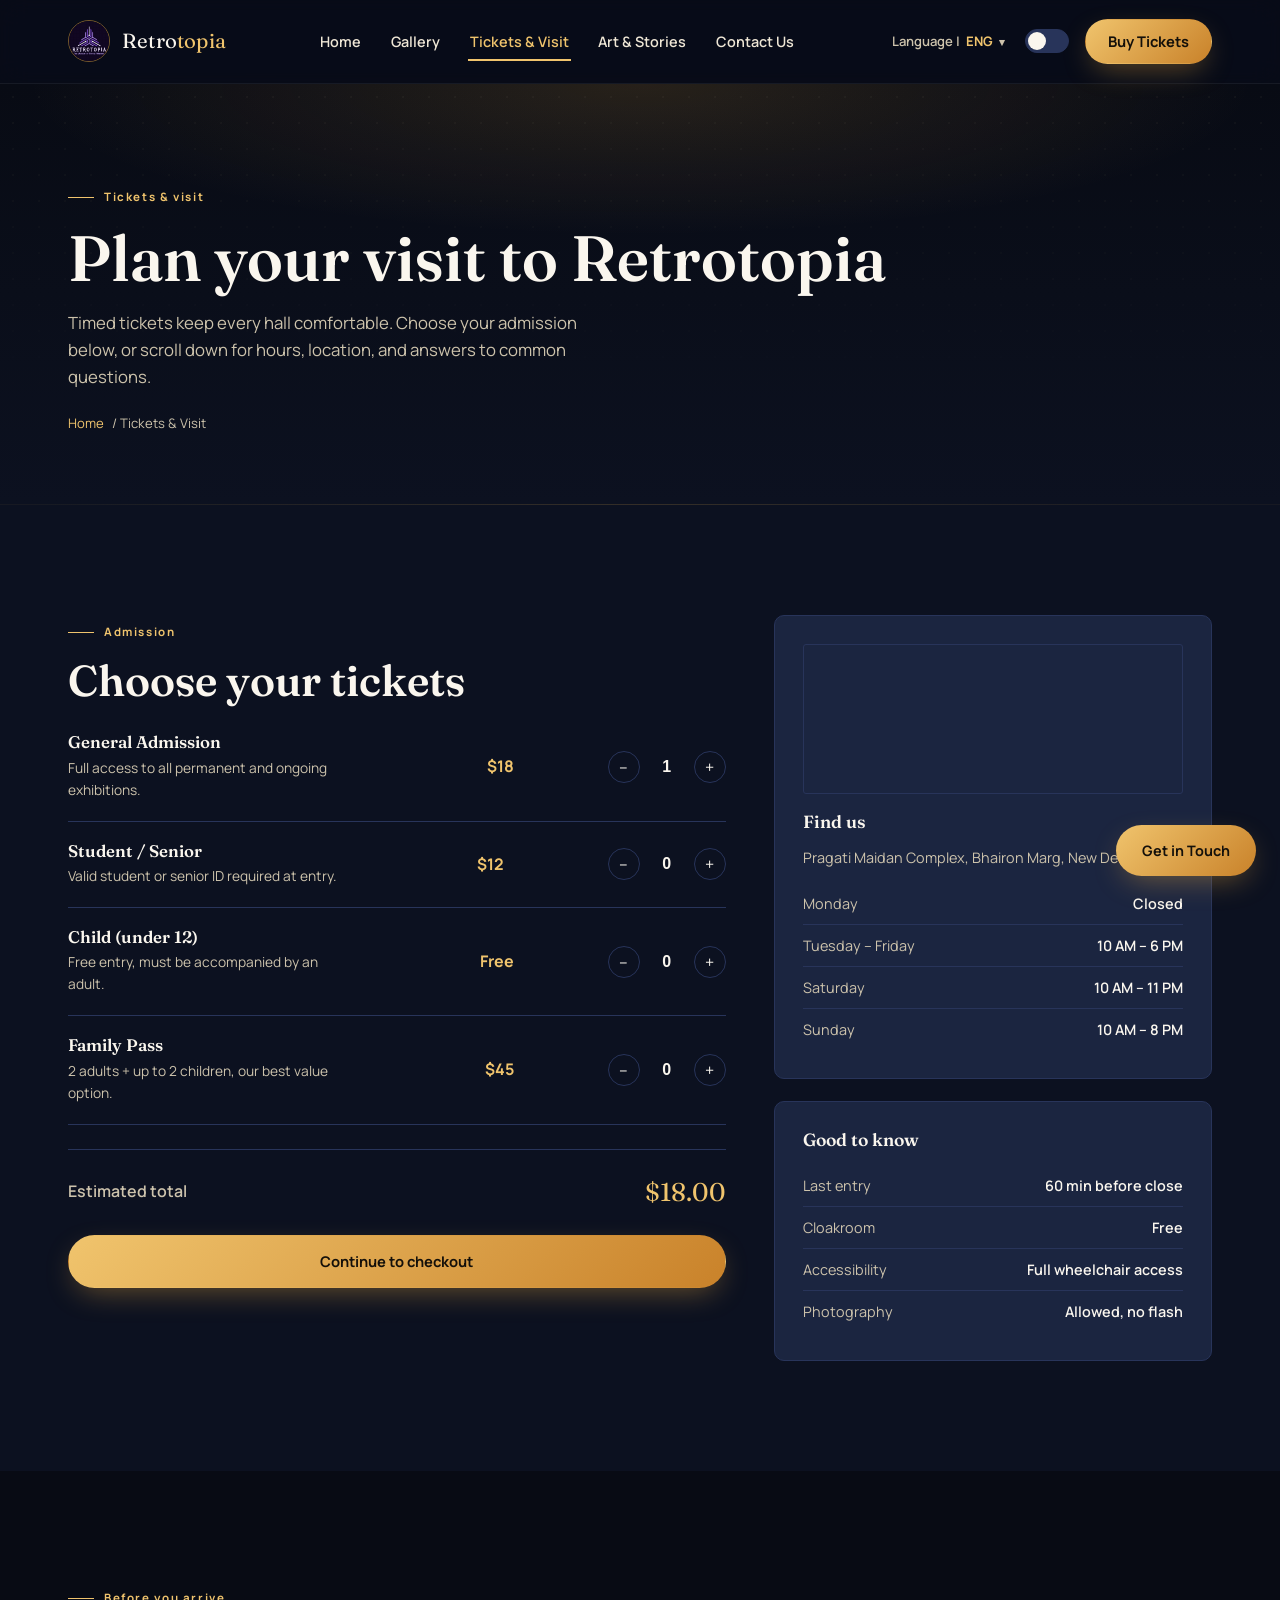
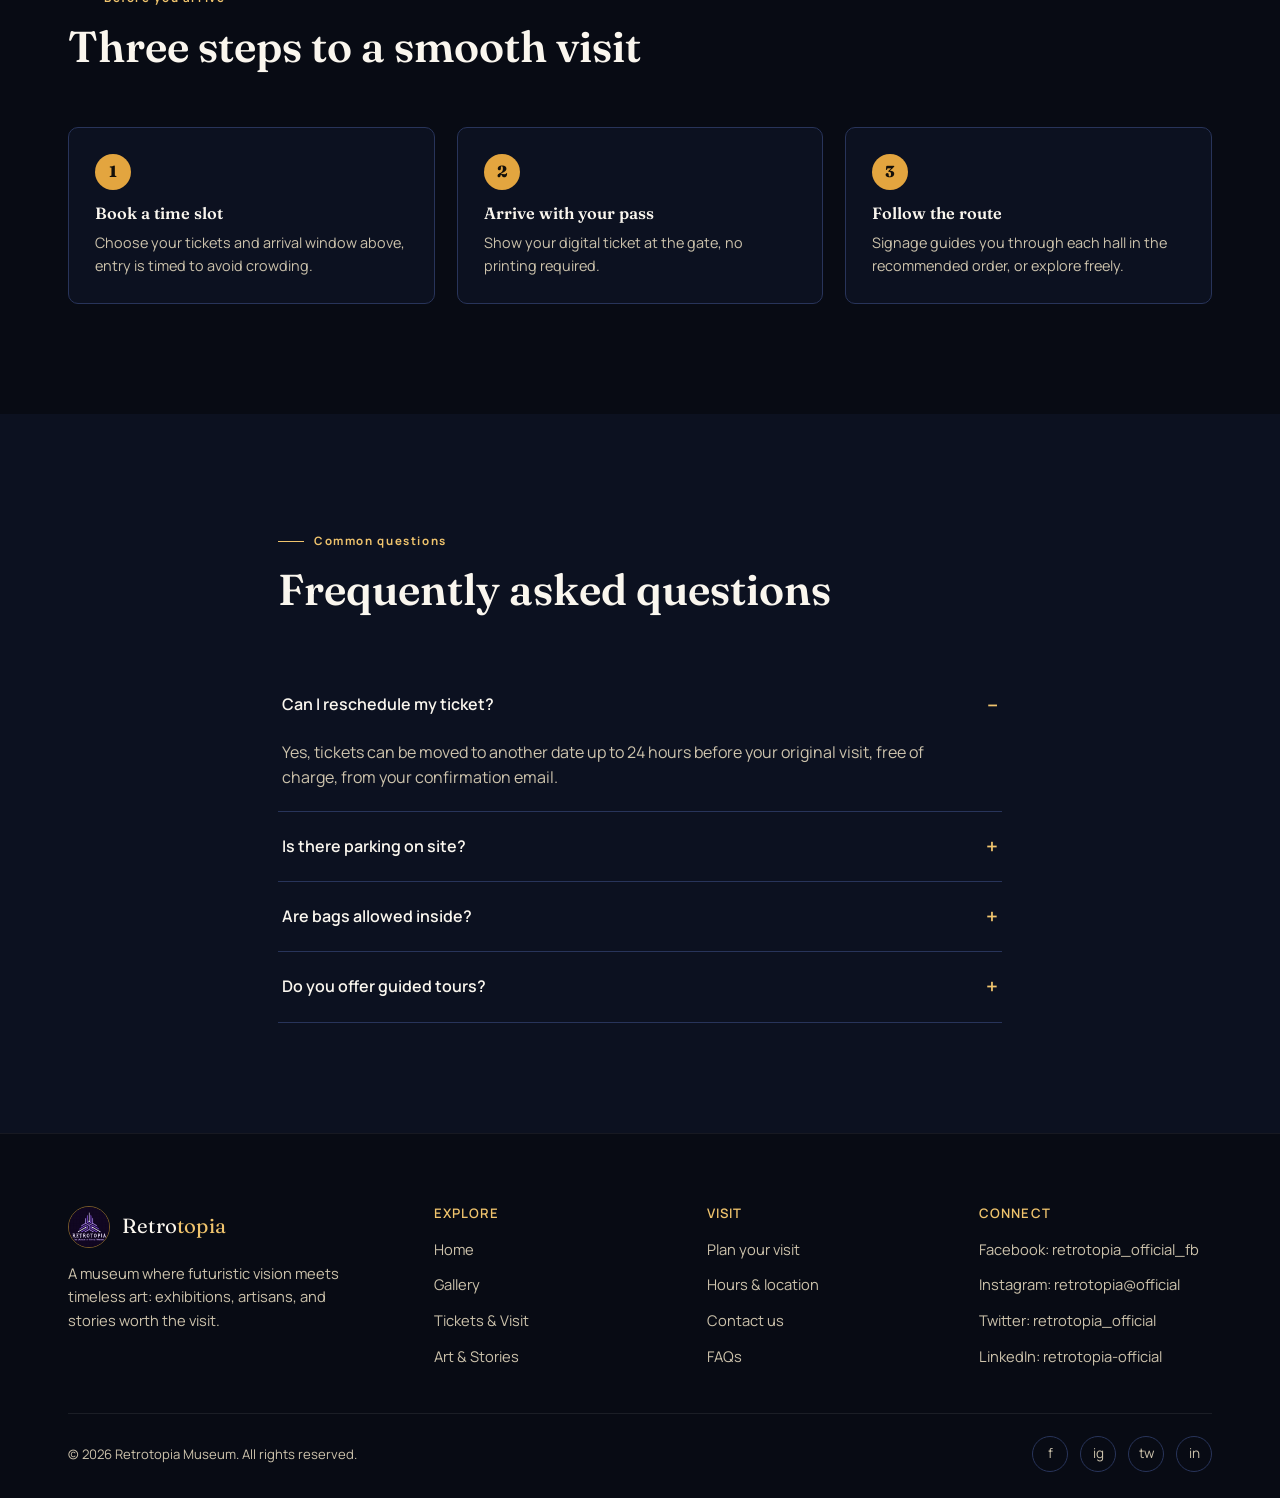
<file: tickets.html>
<!doctype html>
<html lang="en">
  <head>
    <meta charset="UTF-8" />
    <meta name="viewport" content="width=device-width, initial-scale=1.0" />
    <title>Tickets & Visit | Retrotopia</title>
    <meta
      name="description"
      content="Buy Retrotopia tickets, check opening hours, and plan your visit."
    />
    <link rel="shortcut icon" href="logo.jpeg" type="image/x-icon" />
    <link rel="stylesheet" href="css/theme.css" />
    <script>
      /* Apply saved theme before first paint to avoid a flash of the wrong theme */
      document.documentElement.setAttribute(
        "data-theme",
        localStorage.getItem("retrotopia-theme") || "dark",
      );
    </script>
    <style>
      .ticket-layout {
        display: grid;
        grid-template-columns: 1.5fr 1fr;
        gap: clamp(28px, 5vw, 48px);
        align-items: start;
      }
      @media (max-width: 960px) {
        .ticket-layout {
          grid-template-columns: 1fr;
        }
      }

      .ticket-row {
        display: flex;
        align-items: center;
        justify-content: space-between;
        gap: 16px;
        padding: 20px 0;
        border-bottom: 1px solid var(--border);
      }
      .ticket-row:first-child {
        padding-top: 0;
      }
      .ticket-row h4 {
        font-size: 1.05rem;
        color: var(--ivory-100);
        font-family: var(--font-display);
        font-weight: 600;
      }
      .ticket-row .desc {
        color: var(--text-muted);
        font-size: 0.86rem;
        margin-top: 4px;
        max-width: 36ch;
      }
      .ticket-price {
        font-weight: 700;
        color: var(--accent-strong);
        white-space: nowrap;
        min-width: 64px;
        text-align: right;
      }
      .qty-control {
        display: flex;
        align-items: center;
        gap: 10px;
      }
      .qty-control button {
        width: 32px;
        height: 32px;
        border-radius: 50%;
        border: 1px solid var(--border);
        background: var(--navy-900);
        color: var(--ivory-100);
        font-size: 1rem;
        line-height: 1;
      }
      .qty-control button:hover {
        border-color: var(--accent-strong);
        color: var(--accent-strong);
      }
      .qty-control input {
        width: 34px;
        text-align: center;
        background: none;
        border: 0;
        color: var(--ivory-100);
        font-weight: 700;
        font-size: 1rem;
      }
      .ticket-summary {
        display: flex;
        align-items: center;
        justify-content: space-between;
        margin-top: 24px;
        padding-top: 22px;
        border-top: 1px solid var(--border);
      }
      .ticket-summary .total {
        font-family: var(--font-display);
        font-size: 1.6rem;
        color: var(--accent-strong);
      }

      .info-card {
        background: var(--surface);
        border: 1px solid var(--border);
        border-radius: var(--radius-md);
        padding: 28px;
      }
      .info-card + .info-card {
        margin-top: 22px;
      }
      .info-card h3 {
        font-size: 1.1rem;
        margin-bottom: 14px;
      }
      .hours-table {
        width: 100%;
        border-collapse: collapse;
        font-size: 0.9rem;
      }
      .hours-table tr {
        border-bottom: 1px solid var(--border);
      }
      .hours-table tr:last-child {
        border-bottom: 0;
      }
      .hours-table td {
        padding: 9px 0;
        color: var(--text-muted);
      }
      .hours-table td:last-child {
        text-align: right;
        color: var(--ivory-100);
        font-weight: 600;
      }

      /* real embedded Google Map (replaces the old CSS placeholder) */
      .map-embed {
        height: 150px;
        border-radius: var(--radius-sm);
        margin-bottom: 18px;
        border: 1px solid var(--border);
        overflow: hidden;
      }
      .map-embed iframe {
        width: 100%;
        height: 100%;
        border: 0;
        display: block;
        filter: saturate(0.9);
      }

      .steps {
        display: grid;
        grid-template-columns: repeat(3, 1fr);
        gap: 22px;
      }
      @media (max-width: 820px) {
        .steps {
          grid-template-columns: 1fr;
        }
      }
      .step-card {
        padding: 26px;
        border: 1px solid var(--border);
        border-radius: var(--radius-md);
        background: var(--navy-900);
      }
      .step-num {
        width: 36px;
        height: 36px;
        border-radius: 50%;
        background: var(--gold-500);
        color: var(--on-accent);
        display: flex;
        align-items: center;
        justify-content: center;
        font-weight: 800;
        font-family: var(--font-display);
        margin-bottom: 14px;
      }
      .step-card h4 {
        font-size: 1.02rem;
        margin-bottom: 8px;
      }
      .step-card p {
        color: var(--text-muted);
        font-size: 0.9rem;
      }

      .faq-item {
        border-bottom: 1px solid var(--border);
      }
      .faq-item summary {
        list-style: none;
        padding: 18px 4px;
        display: flex;
        justify-content: space-between;
        align-items: center;
        cursor: pointer;
        font-weight: 600;
        color: var(--ivory-100);
      }
      .faq-item summary::-webkit-details-marker {
        display: none;
      }
      .faq-item summary::after {
        content: "+";
        font-size: 1.3rem;
        color: var(--accent-strong);
      }
      .faq-item[open] summary::after {
        content: "–";
      }
      .faq-item p {
        padding: 0 4px 20px;
        color: var(--text-muted);
        max-width: 70ch;
      }
    </style>
  </head>
  <body>
    <header class="site-header">
      <div class="container">
        <a href="index.html" class="brand">
          <img src="logo.jpeg" alt="Retrotopia logo" />
          <span class="brand-word">Retro<em>topia</em></span>
        </a>
        <nav class="main-nav" id="main-nav">
          <a href="index.html">Home</a>
          <a href="gallery.html">Gallery</a>
          <a href="tickets.html">Tickets &amp; Visit</a>
          <a href="artandstories.html">Art &amp; Stories</a>
          <a href="contactus.html">Contact Us</a>
        </nav>
        <div class="header-actions">
          <details class="lang-select">
            <summary>
              Language | <strong>ENG</strong> <span class="chev">▾</span>
            </summary>
            <div class="lang-menu">
              <button data-code="ENG">
                <img src="Languages/USA.png" alt="" />English
              </button>
              <button data-code="FRA">
                <img src="Languages/France.webp" alt="" />Français
              </button>
              <button data-code="DEU">
                <img src="Languages/Germany.png" alt="" />Deutsch
              </button>
              <button data-code="ESP">
                <img src="Languages/Spain.webp" alt="" />Español
              </button>
            </div>
          </details>
          <button
            class="switch"
            data-mode-toggle
            aria-pressed="false"
            aria-label="Toggle light and dark mode"
          ></button>
          <a
            href="tickets.html"
            class="btn btn-primary"
            style="padding: 10px 22px"
            >Buy Tickets</a
          >
          <button class="nav-toggle" aria-expanded="false" aria-label="Menu">
            <span></span><span></span><span></span>
          </button>
        </div>
      </div>
    </header>

    <main>
      <section class="page-banner">
        <div class="container">
          <span class="eyebrow">Tickets &amp; visit</span>
          <h1>Plan your visit to Retrotopia</h1>
          <p>
            Timed tickets keep every hall comfortable. Choose your admission
            below, or scroll down for hours, location, and answers to common
            questions.
          </p>
          <div class="crumb">
            <a href="index.html">Home</a> / Tickets &amp; Visit
          </div>
        </div>
      </section>

      <!-- ============ TICKETS ============ -->
      <section class="section">
        <div class="container">
          <div class="ticket-layout">
            <div class="reveal">
              <div class="section-head" style="margin-bottom: 28px">
                <span class="eyebrow">Admission</span>
                <h2>Choose your tickets</h2>
              </div>

              <form data-ticket-form>
                <div class="ticket-row" data-ticket-row data-price="18">
                  <div>
                    <h4>General Admission</h4>
                    <p class="desc">
                      Full access to all permanent and ongoing exhibitions.
                    </p>
                  </div>
                  <span class="ticket-price">$18</span>
                  <div class="qty-control">
                    <button
                      type="button"
                      data-step="down"
                      aria-label="Decrease"
                    >
                      –
                    </button>
                    <input
                      type="text"
                      value="1"
                      readonly
                      aria-label="Quantity"
                    />
                    <button type="button" data-step="up" aria-label="Increase">
                      +
                    </button>
                  </div>
                </div>

                <div class="ticket-row" data-ticket-row data-price="12">
                  <div>
                    <h4>Student / Senior</h4>
                    <p class="desc">
                      Valid student or senior ID required at entry.
                    </p>
                  </div>
                  <span class="ticket-price">$12</span>
                  <div class="qty-control">
                    <button
                      type="button"
                      data-step="down"
                      aria-label="Decrease"
                    >
                      –
                    </button>
                    <input
                      type="text"
                      value="0"
                      readonly
                      aria-label="Quantity"
                    />
                    <button type="button" data-step="up" aria-label="Increase">
                      +
                    </button>
                  </div>
                </div>

                <div class="ticket-row" data-ticket-row data-price="0">
                  <div>
                    <h4>Child (under 12)</h4>
                    <p class="desc">
                      Free entry, must be accompanied by an adult.
                    </p>
                  </div>
                  <span class="ticket-price">Free</span>
                  <div class="qty-control">
                    <button
                      type="button"
                      data-step="down"
                      aria-label="Decrease"
                    >
                      –
                    </button>
                    <input
                      type="text"
                      value="0"
                      readonly
                      aria-label="Quantity"
                    />
                    <button type="button" data-step="up" aria-label="Increase">
                      +
                    </button>
                  </div>
                </div>

                <div class="ticket-row" data-ticket-row data-price="45">
                  <div>
                    <h4>Family Pass</h4>
                    <p class="desc">
                      2 adults + up to 2 children, our best value option.
                    </p>
                  </div>
                  <span class="ticket-price">$45</span>
                  <div class="qty-control">
                    <button
                      type="button"
                      data-step="down"
                      aria-label="Decrease"
                    >
                      –
                    </button>
                    <input
                      type="text"
                      value="0"
                      readonly
                      aria-label="Quantity"
                    />
                    <button type="button" data-step="up" aria-label="Increase">
                      +
                    </button>
                  </div>
                </div>

                <div class="ticket-summary">
                  <span style="color: var(--text-muted); font-weight: 600"
                    >Estimated total</span
                  >
                  <span class="total" data-ticket-total>$18.00</span>
                </div>

                <button
                  type="button"
                  class="btn btn-primary btn-block"
                  style="margin-top: 22px"
                  onclick="
                    alert(
                      'This is a demo checkout, hook this up to your ticketing provider.',
                    )
                  "
                >
                  Continue to checkout
                </button>
              </form>
            </div>

            <aside id="hours" class="reveal">
              <div class="info-card">
                <div class="map-embed">
                  <iframe
                    src="https://www.google.com/maps?q=Pragati+Maidan+Complex,+Bhairon+Marg,+New+Delhi+110001&output=embed"
                    loading="lazy"
                    referrerpolicy="no-referrer-when-downgrade"
                    allowfullscreen
                    title="Retrotopia Museum location on Google Maps"
                  >
                  </iframe>
                </div>
                <h3>Find us</h3>
                <p
                  style="
                    color: var(--text-muted);
                    font-size: 0.9rem;
                    margin-bottom: 14px;
                  "
                >
                  Pragati Maidan Complex, Bhairon Marg, New Delhi 110001
                </p>
                <table class="hours-table">
                  <tr>
                    <td>Monday</td>
                    <td>Closed</td>
                  </tr>
                  <tr>
                    <td>Tuesday – Friday</td>
                    <td>10 AM – 6 PM</td>
                  </tr>
                  <tr>
                    <td>Saturday</td>
                    <td>10 AM – 11 PM</td>
                  </tr>
                  <tr>
                    <td>Sunday</td>
                    <td>10 AM – 8 PM</td>
                  </tr>
                </table>
              </div>
              <div class="info-card">
                <h3>Good to know</h3>
                <table class="hours-table">
                  <tr>
                    <td>Last entry</td>
                    <td>60 min before close</td>
                  </tr>
                  <tr>
                    <td>Cloakroom</td>
                    <td>Free</td>
                  </tr>
                  <tr>
                    <td>Accessibility</td>
                    <td>Full wheelchair access</td>
                  </tr>
                  <tr>
                    <td>Photography</td>
                    <td>Allowed, no flash</td>
                  </tr>
                </table>
              </div>
            </aside>
          </div>
        </div>
      </section>

      <!-- ============ PLAN YOUR VISIT ============ -->
      <section class="section alt">
        <div class="container">
          <div class="section-head">
            <span class="eyebrow">Before you arrive</span>
            <h2>Three steps to a smooth visit</h2>
          </div>
          <div class="steps">
            <div class="step-card reveal">
              <div class="step-num">1</div>
              <h4>Book a time slot</h4>
              <p>
                Choose your tickets and arrival window above, entry is timed to
                avoid crowding.
              </p>
            </div>
            <div class="step-card reveal">
              <div class="step-num">2</div>
              <h4>Arrive with your pass</h4>
              <p>Show your digital ticket at the gate, no printing required.</p>
            </div>
            <div class="step-card reveal">
              <div class="step-num">3</div>
              <h4>Follow the route</h4>
              <p>
                Signage guides you through each hall in the recommended order,
                or explore freely.
              </p>
            </div>
          </div>
        </div>
      </section>

      <!-- ============ FAQ ============ -->
      <section class="section" id="faq">
        <div class="container" style="max-width: 820px">
          <div class="section-head">
            <span class="eyebrow">Common questions</span>
            <h2>Frequently asked questions</h2>
          </div>

          <details class="faq-item" open>
            <summary>Can I reschedule my ticket?</summary>
            <p>
              Yes, tickets can be moved to another date up to 24 hours before
              your original visit, free of charge, from your confirmation email.
            </p>
          </details>
          <details class="faq-item">
            <summary>Is there parking on site?</summary>
            <p>
              Paid parking is available at the Pragati Maidan Complex, a short
              walk from the main entrance.
            </p>
          </details>
          <details class="faq-item">
            <summary>Are bags allowed inside?</summary>
            <p>
              Small bags are welcome. Larger bags and backpacks can be left at
              our free cloakroom near the entrance.
            </p>
          </details>
          <details class="faq-item">
            <summary>Do you offer guided tours?</summary>
            <p>
              Guided tours run on the hour during weekend opening times and are
              included with general admission.
            </p>
          </details>
        </div>
      </section>
    </main>

    <a
      href="contactus.html"
      class="floating-btn"
      style="
        position: fixed;
        bottom: 24px;
        right: 24px;
        z-index: 90;
        background: linear-gradient(135deg, var(--gold-400), var(--gold-600));
        color: var(--on-accent);
        font-weight: 700;
        font-size: 0.9rem;
        padding: 14px 26px;
        border-radius: 999px;
        box-shadow: var(--shadow-gold);
      "
      >Get in Touch</a
    >
    <button class="to-top" aria-label="Back to top">↑</button>

    <footer class="site-footer">
      <div class="container">
        <div class="footer-top">
          <div class="footer-brand">
            <a href="index.html" class="brand">
              <img src="logo.jpeg" alt="Retrotopia logo" />
              <span class="brand-word">Retro<em>topia</em></span>
            </a>
            <p>
              A museum where futuristic vision meets timeless art: exhibitions,
              artisans, and stories worth the visit.
            </p>
          </div>
          <div class="footer-col">
            <h4>Explore</h4>
            <ul>
              <li><a href="index.html">Home</a></li>
              <li><a href="gallery.html">Gallery</a></li>
              <li><a href="tickets.html">Tickets &amp; Visit</a></li>
              <li><a href="artandstories.html">Art &amp; Stories</a></li>
            </ul>
          </div>
          <div class="footer-col">
            <h4>Visit</h4>
            <ul>
              <li><a href="tickets.html">Plan your visit</a></li>
              <li><a href="tickets.html#hours">Hours &amp; location</a></li>
              <li><a href="contactus.html">Contact us</a></li>
              <li><a href="tickets.html#faq">FAQs</a></li>
            </ul>
          </div>
          <div class="footer-col">
            <h4>Connect</h4>
            <ul>
              <li><a href="#!">Facebook: retrotopia_official_fb</a></li>
              <li><a href="#!">Instagram: retrotopia@official</a></li>
              <li><a href="#!">Twitter: retrotopia_official</a></li>
              <li><a href="#!">LinkedIn: retrotopia-official</a></li>
            </ul>
          </div>
        </div>
        <div class="footer-bottom">
          <span
            >© <span data-year></span> Retrotopia Museum. All rights
            reserved.</span
          >
          <div class="social-row">
            <a href="#!" aria-label="Facebook">f</a>
            <a href="#!" aria-label="Instagram">ig</a>
            <a href="#!" aria-label="Twitter">tw</a>
            <a href="#!" aria-label="LinkedIn">in</a>
          </div>
        </div>
      </div>
    </footer>

    <script src="js/main.js"></script>
  </body>
</html>
</file>
<file: css/theme.css>
/* =========================================================
   RETROTOPIA - shared design system
   Palette drawn from the hero skyline: dusk navy + sunset gold
   ========================================================= */

@import url("https://fonts.googleapis.com/css2?family=Fraunces:ital,opsz,wght@0,9..144,400;0,9..144,500;0,9..144,600;0,9..144,700;1,9..144,500&family=Manrope:wght@400;500;600;700;800&display=swap");

:root {
  /* -- core palette -- */
  --navy-950: #080b14; /* deepest background */
  --navy-900: #0c1120; /* base background */
  --navy-800: #131a2e; /* raised surface */
  --navy-700: #1b2540; /* card surface */
  --navy-600: #28345a; /* borders / dividers */
  --navy-500: #3a4874; /* muted borders */

  --gold-400: #f0c46d; /* bright sun highlight */
  --gold-500: #e3a53f; /* primary accent */
  --gold-600: #c9822a; /* pressed / deep accent */
  --ember-600: #c25a2c; /* rust ember, echoes original site */
  --ember-700: #a24623;

  --ivory-100: #faf6ee; /* headline text on dark */
  --ivory-200: #efe7d6; /* body text on dark */
  --ivory-300: #cdc3ac; /* muted text on dark */

  --ink-900: #181510; /* near-black text on light */
  --ink-700: #4a4335; /* muted text on light */

  /* -- semantic tokens -- */
  --bg: var(--navy-900);
  --bg-raised: var(--navy-800);
  --surface: var(--navy-700);
  --border: var(--navy-600);
  --text: var(--ivory-200);
  --text-strong: var(--ivory-100);
  --text-muted: var(--ivory-300);
  --accent: var(--gold-500);
  --accent-strong: var(--gold-400);

  /* text/icons placed directly on a gold accent surface - stays dark ink in both themes */
  --on-accent: #14100a;

  /* header/footer hairline borders - flipped per theme below */
  --hairline: rgba(255, 255, 255, 0.06);
  --hairline-strong: rgba(255, 255, 255, 0.08);
  --scrim: rgba(8, 11, 20, 0.72);
  --scrim-strong: rgba(8, 11, 20, 0.98);
  --scrim-lightbox: rgba(6, 8, 14, 0.92);

  /* -- type -- */
  --font-display: "Fraunces", Georgia, "Times New Roman", serif;
  --font-body:
    "Manrope", -apple-system, BlinkMacSystemFont, "Segoe UI", sans-serif;

  /* -- shape / motion -- */
  --radius-sm: 3px;
  --radius-md: 10px;
  --radius-lg: 22px;
  --shadow-soft: 0 18px 40px -18px rgba(0, 0, 0, 0.55);
  --shadow-gold: 0 10px 30px -8px rgba(227, 165, 63, 0.45);
  --ease: cubic-bezier(0.22, 0.61, 0.36, 1);
  --header-h: 84px;
}

/* =========================================================
   LIGHT THEME
   Flips the raw palette tokens; every rule below that uses
   var(--navy-*), var(--ivory-*) or the semantic aliases
   re-derives automatically - no component rules need to change.
   ========================================================= */
:root[data-theme="light"] {
  --navy-950: #f7f4ec; /* now the lightest surface */
  --navy-900: #faf8f2;
  --navy-800: #ffffff;
  --navy-700: #ffffff;
  --navy-600: #e4dcc8; /* borders */
  --navy-500: #cfc6ae;

  --ivory-100: #181510; /* now the darkest text */
  --ivory-200: #3a3226;
  --ivory-300: #6b6250;

  --hairline: rgba(20, 16, 10, 0.08);
  --hairline-strong: rgba(20, 16, 10, 0.1);
  --scrim: rgba(247, 244, 236, 0.82);
  --scrim-strong: rgba(255, 255, 255, 0.98);
  --scrim-lightbox: rgba(20, 16, 10, 0.9);
}

/* =============== reset & base =============== */
*,
*::before,
*::after {
  box-sizing: border-box;
}
html {
  scroll-behavior: smooth;
}
body {
  margin: 0;
  background: var(--bg);
  color: var(--text);
  font-family: var(--font-body);
  font-size: 16px;
  line-height: 1.6;
  -webkit-font-smoothing: antialiased;
  overflow-x: hidden;
  transition:
    background 0.3s var(--ease),
    color 0.3s var(--ease);
}
img {
  max-width: 100%;
  display: block;
}
a {
  color: inherit;
  text-decoration: none;
}
ul {
  list-style: none;
  margin: 0;
  padding: 0;
}
button {
  font: inherit;
  cursor: pointer;
}
h1,
h2,
h3,
h4 {
  font-family: var(--font-display);
  color: var(--text-strong);
  line-height: 1.15;
  margin: 0;
  font-weight: 600;
}
p {
  margin: 0;
}
::selection {
  background: var(--gold-500);
  color: var(--on-accent);
}

:focus-visible {
  outline: 2px solid var(--gold-400);
  outline-offset: 3px;
  border-radius: 2px;
}

@media (prefers-reduced-motion: reduce) {
  html {
    scroll-behavior: auto;
  }
  *,
  *::before,
  *::after {
    animation-duration: 0.001ms !important;
    transition-duration: 0.001ms !important;
  }
}

.container {
  width: 100%;
  max-width: 1240px;
  margin-inline: auto;
  padding-inline: clamp(20px, 5vw, 48px);
}

.eyebrow {
  display: inline-flex;
  align-items: center;
  gap: 10px;
  font-family: var(--font-body);
  font-weight: 700;
  font-size: 0.72rem;
  letter-spacing: 0.14em;
  color: var(--accent-strong);
}
.eyebrow::before {
  content: "";
  width: 26px;
  height: 1px;
  background: var(--accent-strong);
  display: inline-block;
}

.section-head {
  max-width: 640px;
  margin-bottom: clamp(32px, 5vw, 56px);
}
.section-head h2 {
  font-size: clamp(1.9rem, 3.4vw, 2.7rem);
  margin-top: 14px;
}
.section-head p {
  margin-top: 14px;
  color: var(--text-muted);
  font-size: 1.02rem;
  max-width: 56ch;
}
.section-head.center {
  margin-inline: auto;
  text-align: center;
}
.section-head.center p {
  margin-inline: auto;
}
.section-head.center .eyebrow::before {
  display: none;
}

.section {
  padding-block: clamp(64px, 9vw, 110px);
}
.section.alt {
  background: var(--navy-950);
}
.section.raised {
  background: linear-gradient(180deg, var(--navy-900), var(--navy-800));
}

/* =============== buttons =============== */
.btn {
  display: inline-flex;
  align-items: center;
  justify-content: center;
  gap: 10px;
  padding: 14px 30px;
  border-radius: 999px;
  font-weight: 700;
  font-size: 0.92rem;
  border: 1px solid transparent;
  transition:
    transform 0.25s var(--ease),
    box-shadow 0.25s var(--ease),
    background 0.25s var(--ease),
    color 0.25s var(--ease);
  white-space: nowrap;
}
.btn-primary {
  background: linear-gradient(135deg, var(--gold-400), var(--gold-600));
  color: var(--on-accent);
  box-shadow: var(--shadow-gold);
}
.btn-primary:hover {
  transform: translateY(-2px);
  box-shadow: 0 16px 34px -10px rgba(227, 165, 63, 0.55);
}
.btn-ghost {
  background: transparent;
  border-color: var(--hairline-strong);
  color: var(--ivory-100);
}
.btn-ghost:hover {
  border-color: var(--accent-strong);
  color: var(--accent-strong);
}
.btn-block {
  width: 100%;
}

/* =============== site header =============== */
.site-header {
  position: sticky;
  top: 0;
  z-index: 100;
  height: var(--header-h);
  display: flex;
  align-items: center;
  background: var(--scrim);
  backdrop-filter: blur(14px) saturate(140%);
  -webkit-backdrop-filter: blur(14px) saturate(140%);
  border-bottom: 1px solid var(--hairline);
}
.site-header .container {
  display: flex;
  align-items: center;
  justify-content: space-between;
  gap: 24px;
}
.brand {
  display: flex;
  align-items: center;
  gap: 12px;
  flex-shrink: 0;
}
.brand img {
  width: 42px;
  height: 42px;
  border-radius: 50%;
  object-fit: cover;
  border: 1px solid rgba(227, 165, 63, 0.5);
}
.brand-word {
  font-family: var(--font-display);
  font-size: 1.28rem;
  color: var(--ivory-100);
  letter-spacing: 0.01em;
}
.brand-word em {
  font-style: normal;
  color: var(--accent-strong);
}

.main-nav {
  display: flex;
  align-items: center;
  gap: clamp(18px, 2vw, 34px);
}
.main-nav a {
  font-size: 0.9rem;
  font-weight: 600;
  color: var(--ivory-200);
  padding: 8px 2px;
  position: relative;
  transition: color 0.2s var(--ease);
}
.main-nav a::after {
  content: "";
  position: absolute;
  left: 0;
  right: 0;
  bottom: 0;
  height: 2px;
  background: var(--accent-strong);
  transform: scaleX(0);
  transform-origin: left;
  transition: transform 0.25s var(--ease);
}
.main-nav a:hover {
  color: var(--accent-strong);
}
.main-nav a:hover::after,
.main-nav a.active::after {
  transform: scaleX(1);
}
.main-nav a.active {
  color: var(--accent-strong);
}

.header-actions {
  display: flex;
  align-items: center;
  gap: 16px;
  flex-shrink: 0;
}

.lang-select {
  position: relative;
  font-size: 0.82rem;
  font-weight: 600;
  color: var(--ivory-300);
}
.lang-select summary {
  list-style: none;
  cursor: pointer;
  display: flex;
  align-items: center;
  gap: 6px;
  padding: 6px 4px;
}
.lang-select summary::-webkit-details-marker {
  display: none;
}
.lang-select summary strong {
  color: var(--accent-strong);
}
.lang-select[open] summary .chev {
  transform: rotate(180deg);
}
.chev {
  transition: transform 0.2s var(--ease);
  font-size: 0.7rem;
}
.lang-menu {
  position: absolute;
  right: 0;
  top: calc(100% + 12px);
  background: var(--navy-800);
  border: 1px solid var(--border);
  border-radius: var(--radius-md);
  padding: 8px;
  min-width: 150px;
  box-shadow: var(--shadow-soft);
}
.lang-menu button {
  width: 100%;
  display: flex;
  align-items: center;
  gap: 10px;
  background: none;
  border: 0;
  color: var(--ivory-200);
  padding: 8px 10px;
  border-radius: 6px;
  font-size: 0.85rem;
  text-align: left;
}
.lang-menu button:hover {
  background: var(--navy-700);
  color: var(--accent-strong);
}
.lang-menu img {
  width: 18px;
  height: 12px;
  object-fit: cover;
  border-radius: 2px;
}

.mode-toggle-wrap {
  display: flex;
  align-items: center;
  gap: 8px;
}
.switch {
  --w: 44px;
  --h: 24px;
  width: var(--w);
  height: var(--h);
  border-radius: 999px;
  background: var(--navy-600);
  position: relative;
  border: 1px solid var(--border);
  flex-shrink: 0;
  transition: background 0.3s var(--ease);
}
.switch::after {
  content: "";
  position: absolute;
  top: 2px;
  left: 2px;
  width: calc(var(--h) - 6px);
  height: calc(var(--h) - 6px);
  border-radius: 50%;
  background: var(--ivory-100);
  transition:
    transform 0.25s var(--ease),
    background 0.3s var(--ease);
}
.switch[aria-pressed="true"] {
  background: var(--gold-600);
}
.switch[aria-pressed="true"]::after {
  transform: translateX(20px);
  background: var(--on-accent);
}

.nav-toggle {
  display: none;
  width: 42px;
  height: 42px;
  border-radius: 10px;
  border: 1px solid var(--border);
  background: var(--navy-800);
  align-items: center;
  justify-content: center;
  flex-direction: column;
  gap: 4px;
}
.nav-toggle span {
  width: 20px;
  height: 2px;
  background: var(--ivory-100);
  transition:
    transform 0.25s var(--ease),
    opacity 0.2s var(--ease);
}
.nav-toggle[aria-expanded="true"] span:nth-child(1) {
  transform: translateY(6px) rotate(45deg);
}
.nav-toggle[aria-expanded="true"] span:nth-child(2) {
  opacity: 0;
}
.nav-toggle[aria-expanded="true"] span:nth-child(3) {
  transform: translateY(-6px) rotate(-45deg);
}

/* =============== footer =============== */
.site-footer {
  background: var(--navy-950);
  border-top: 1px solid var(--hairline);
  padding-block: clamp(48px, 7vw, 72px) 26px;
}
.footer-top {
  display: grid;
  grid-template-columns: 1.4fr repeat(3, 1fr);
  gap: 40px;
  padding-bottom: 44px;
  border-bottom: 1px solid var(--hairline-strong);
}
.footer-brand p {
  color: var(--text-muted);
  margin-top: 14px;
  max-width: 34ch;
  font-size: 0.92rem;
}
.footer-brand .brand {
  margin-bottom: 4px;
}
.footer-col h4 {
  font-size: 0.82rem;
  letter-spacing: 0.08em;
  color: var(--accent-strong);
  font-family: var(--font-body);
  text-transform: uppercase;
  margin-bottom: 16px;
}
.footer-col ul {
  display: flex;
  flex-direction: column;
  gap: 10px;
}
.footer-col a {
  color: var(--text-muted);
  font-size: 0.92rem;
  transition: color 0.2s;
}
.footer-col a:hover {
  color: var(--accent-strong);
}
.footer-bottom {
  display: flex;
  justify-content: space-between;
  align-items: center;
  flex-wrap: wrap;
  gap: 12px;
  padding-top: 22px;
  font-size: 0.82rem;
  color: var(--text-muted);
}
.social-row {
  display: flex;
  gap: 12px;
}
.social-row a {
  width: 36px;
  height: 36px;
  border-radius: 50%;
  border: 1px solid var(--border);
  display: flex;
  align-items: center;
  justify-content: center;
  transition:
    border-color 0.2s,
    color 0.2s,
    transform 0.2s;
  font-size: 0.85rem;
}
.social-row a:hover {
  border-color: var(--accent-strong);
  color: var(--accent-strong);
  transform: translateY(-2px);
}

/* =============== reusable card / grid pieces =============== */
.card {
  background: var(--surface);
  border: 1px solid var(--border);
  border-radius: var(--radius-md);
  overflow: hidden;
  transition:
    transform 0.3s var(--ease),
    box-shadow 0.3s var(--ease),
    border-color 0.3s var(--ease);
}
.card:hover {
  transform: translateY(-6px);
  box-shadow: var(--shadow-soft);
  border-color: var(--navy-500);
}
.card-media {
  aspect-ratio: 4/3;
  overflow: hidden;
}
.card-media img {
  width: 100%;
  height: 100%;
  object-fit: cover;
  transition: transform 0.5s var(--ease);
}
.card:hover .card-media img {
  transform: scale(1.06);
}
.card-body {
  padding: 22px 24px 26px;
}
.card-body h3 {
  font-size: 1.18rem;
  margin-bottom: 8px;
}
.card-meta {
  display: flex;
  align-items: center;
  gap: 8px;
  font-size: 0.78rem;
  color: var(--accent-strong);
  font-weight: 700;
  letter-spacing: 0.04em;
  margin-bottom: 10px;
}
.card-body p {
  color: var(--text-muted);
  font-size: 0.92rem;
}

.grid {
  display: grid;
  gap: 28px;
}
.grid-3 {
  grid-template-columns: repeat(3, 1fr);
}
.grid-4 {
  grid-template-columns: repeat(4, 1fr);
}
.grid-2 {
  grid-template-columns: repeat(2, 1fr);
}

.tag-pill {
  display: inline-block;
  padding: 5px 14px;
  border-radius: 999px;
  border: 1px solid var(--border);
  font-size: 0.74rem;
  font-weight: 700;
  letter-spacing: 0.04em;
  color: var(--text-muted);
}

/* subpage hero banner (used on gallery/tickets/contact/art&stories/exhibition) */
.page-banner {
  position: relative;
  padding-block: 96px 70px;
  overflow: hidden;
  background:
    radial-gradient(
      ellipse 80% 60% at 50% 0%,
      rgba(227, 165, 63, 0.14),
      transparent 60%
    ),
    linear-gradient(180deg, var(--navy-950), var(--navy-900));
  border-bottom: 1px solid var(--hairline);
}
.page-banner::before {
  content: "";
  position: absolute;
  inset: 0;
  background-image: radial-gradient(
    rgba(127, 120, 100, 0.08) 1px,
    transparent 1px
  );
  background-size: 26px 26px;
  mask-image: linear-gradient(180deg, #000, transparent 85%);
  pointer-events: none;
}
.page-banner .container {
  position: relative;
}
.page-banner .eyebrow {
  margin-bottom: 14px;
}
.page-banner h1 {
  font-size: clamp(2.4rem, 6vw, 4rem);
}
.page-banner p {
  margin-top: 16px;
  color: var(--text-muted);
  max-width: 56ch;
  font-size: 1.05rem;
}
.crumb {
  margin-top: 22px;
  display: flex;
  gap: 8px;
  align-items: center;
  font-size: 0.82rem;
  color: var(--text-muted);
}
.crumb a {
  color: var(--accent-strong);
}

/* newsletter band */
.newsletter {
  background: linear-gradient(120deg, var(--navy-800), var(--navy-950) 70%);
  border-radius: var(--radius-lg);
  border: 1px solid var(--border);
  padding: clamp(36px, 5vw, 56px);
  display: flex;
  align-items: center;
  justify-content: space-between;
  gap: 40px;
  position: relative;
  overflow: hidden;
}
.newsletter::after {
  content: "";
  position: absolute;
  width: 340px;
  height: 340px;
  right: -120px;
  top: -140px;
  background: radial-gradient(
    circle,
    rgba(227, 165, 63, 0.25),
    transparent 70%
  );
}
.newsletter-copy h3 {
  font-size: clamp(1.5rem, 2.6vw, 2rem);
}
.newsletter-copy p {
  color: var(--text-muted);
  margin-top: 10px;
  max-width: 44ch;
}
.newsletter-form {
  display: flex;
  gap: 10px;
  position: relative;
  z-index: 1;
  flex-shrink: 0;
}
.newsletter-form input {
  min-width: 250px;
  padding: 14px 18px;
  border-radius: 999px;
  border: 1px solid var(--border);
  background: var(--navy-900);
  color: var(--text-strong);
  font-family: var(--font-body);
  font-size: 0.92rem;
}
.newsletter-form input:focus {
  border-color: var(--accent-strong);
}
.form-note {
  margin-top: 10px;
  font-size: 0.8rem;
  color: var(--accent-strong);
}

/* form fields (contact / tickets) */
.field {
  margin-bottom: 20px;
}
.field label {
  display: block;
  font-size: 0.82rem;
  font-weight: 700;
  letter-spacing: 0.03em;
  color: var(--text-muted);
  margin-bottom: 8px;
}
.field input,
.field select,
.field textarea {
  width: 100%;
  padding: 14px 16px;
  border-radius: var(--radius-sm);
  border: 1px solid var(--border);
  background: var(--navy-900);
  color: var(--text-strong);
  font-family: var(--font-body);
  font-size: 0.95rem;
  transition: border-color 0.2s;
}
.field input:focus,
.field select:focus,
.field textarea:focus {
  border-color: var(--accent-strong);
}
.field textarea {
  resize: vertical;
  min-height: 130px;
}

/* back to top */
.to-top {
  position: fixed;
  right: 22px;
  bottom: 22px;
  width: 46px;
  height: 46px;
  border-radius: 50%;
  background: var(--gold-500);
  color: var(--on-accent);
  display: flex;
  align-items: center;
  justify-content: center;
  font-size: 1.1rem;
  box-shadow: var(--shadow-gold);
  opacity: 0;
  pointer-events: none;
  transform: translateY(10px);
  transition:
    opacity 0.25s var(--ease),
    transform 0.25s var(--ease);
  z-index: 90;
}
.to-top.visible {
  opacity: 1;
  pointer-events: auto;
  transform: translateY(0);
}

/* lightbox */
.lightbox {
  position: fixed;
  inset: 0;
  z-index: 200;
  background: var(--scrim-lightbox);
  display: flex;
  align-items: center;
  justify-content: center;
  padding: 5vh 5vw;
  opacity: 0;
  pointer-events: none;
  transition: opacity 0.3s var(--ease);
}
.lightbox.open {
  opacity: 1;
  pointer-events: auto;
}
.lightbox img {
  max-height: 88vh;
  max-width: 100%;
  border-radius: 6px;
  box-shadow: 0 30px 80px -20px rgba(0, 0, 0, 0.7);
}
.lightbox-close {
  position: absolute;
  top: 24px;
  right: 28px;
  width: 42px;
  height: 42px;
  border-radius: 50%;
  background: rgba(255, 255, 255, 0.08);
  color: var(--ivory-100);
  display: flex;
  align-items: center;
  justify-content: center;
  font-size: 1.2rem;
}
.lightbox-cap {
  position: absolute;
  bottom: 28px;
  left: 0;
  right: 0;
  text-align: center;
  color: var(--ivory-300);
  font-size: 0.9rem;
}

/* utility */
.mt-lg {
  margin-top: clamp(40px, 6vw, 64px);
}
.text-center {
  text-align: center;
}
.reveal {
  opacity: 0;
  transform: translateY(18px);
  transition:
    opacity 0.7s var(--ease),
    transform 0.7s var(--ease);
}
.reveal.in {
  opacity: 1;
  transform: translateY(0);
}

/* =============== responsive =============== */
@media (max-width: 1080px) {
  .grid-4 {
    grid-template-columns: repeat(2, 1fr);
  }
  .footer-top {
    grid-template-columns: 1fr 1fr;
    row-gap: 36px;
  }
}

@media (max-width: 900px) {
  .grid-3 {
    grid-template-columns: repeat(2, 1fr);
  }
  .newsletter {
    flex-direction: column;
    align-items: stretch;
    text-align: left;
  }
  .newsletter-form {
    flex-direction: column;
  }
  .newsletter-form input {
    min-width: 0;
  }
}

@media (max-width: 840px) {
  .main-nav {
    position: fixed;
    inset: var(--header-h) 0 0 0;
    background: var(--scrim-strong);
    backdrop-filter: blur(10px);
    flex-direction: column;
    align-items: flex-start;
    padding: 34px clamp(20px, 6vw, 48px);
    gap: 6px;
    transform: translateX(100%);
    transition: transform 0.35s var(--ease);
    overflow-y: auto;
  }
  .main-nav.open {
    transform: translateX(0);
  }
  .main-nav a {
    width: 100%;
    padding: 14px 0;
    font-size: 1.05rem;
    border-bottom: 1px solid var(--hairline);
  }
  .main-nav a::after {
    display: none;
  }
  .nav-toggle {
    display: flex;
  }
  .header-actions .lang-select {
    display: none;
  }
}

@media (max-width: 640px) {
  .grid-3,
  .grid-4,
  .grid-2 {
    grid-template-columns: 1fr;
  }
  .footer-top {
    grid-template-columns: 1fr;
    gap: 30px;
  }
  .footer-bottom {
    flex-direction: column;
    align-items: flex-start;
  }
  .page-banner {
    padding-block: 74px 50px;
  }
  .section {
    padding-block: 52px;
  }
}
</file>
